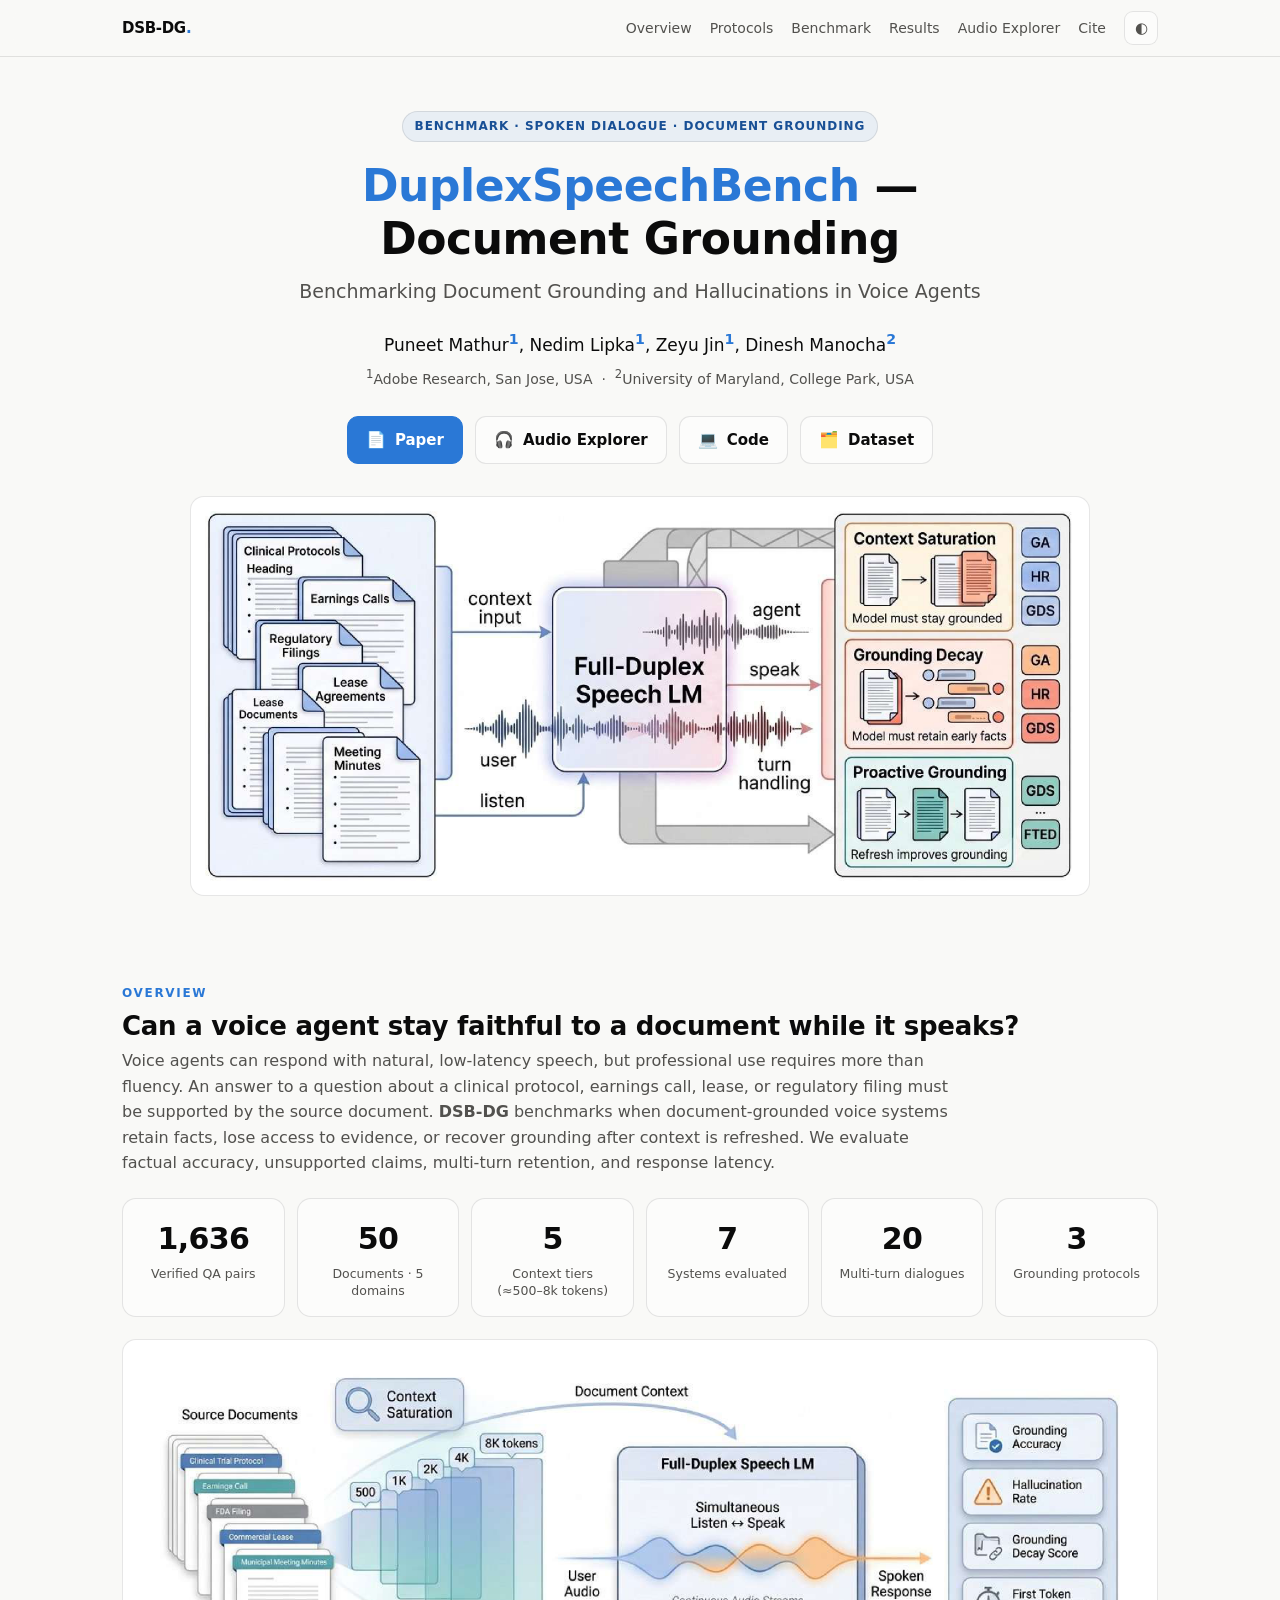
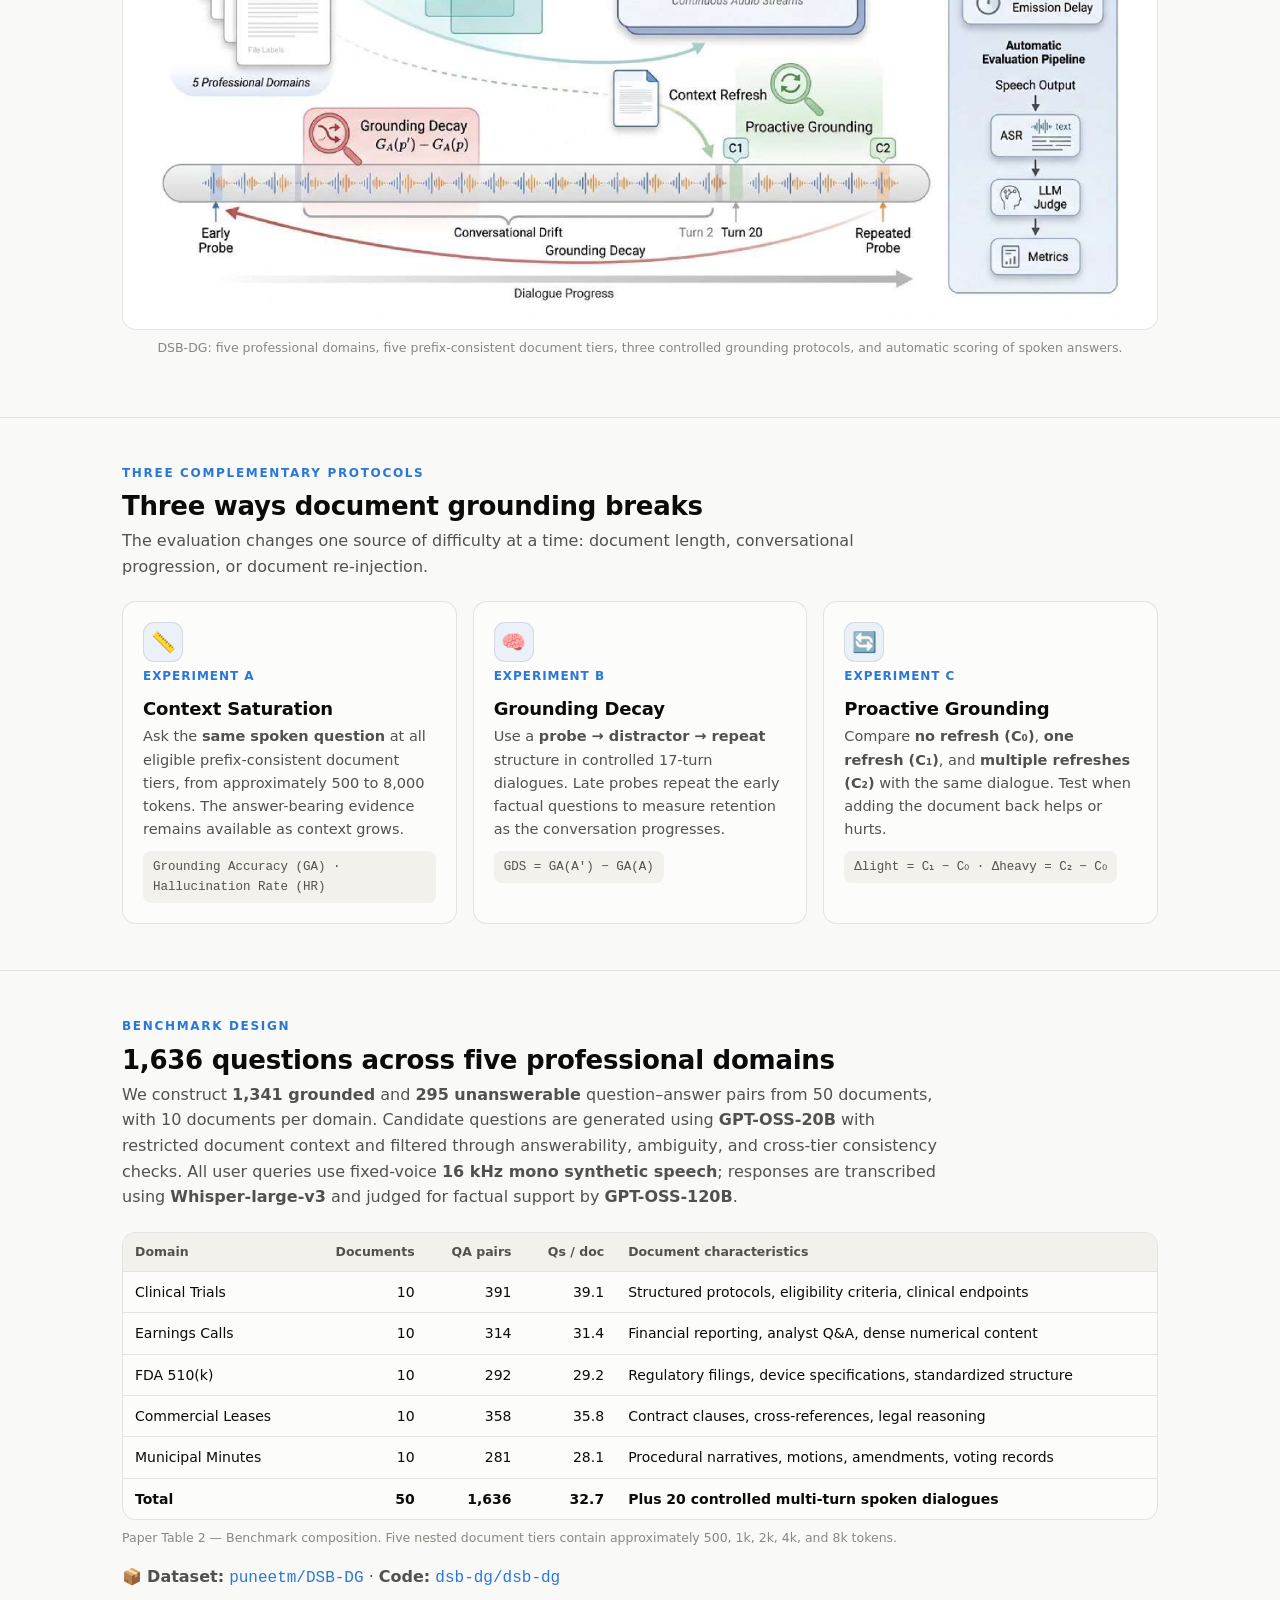
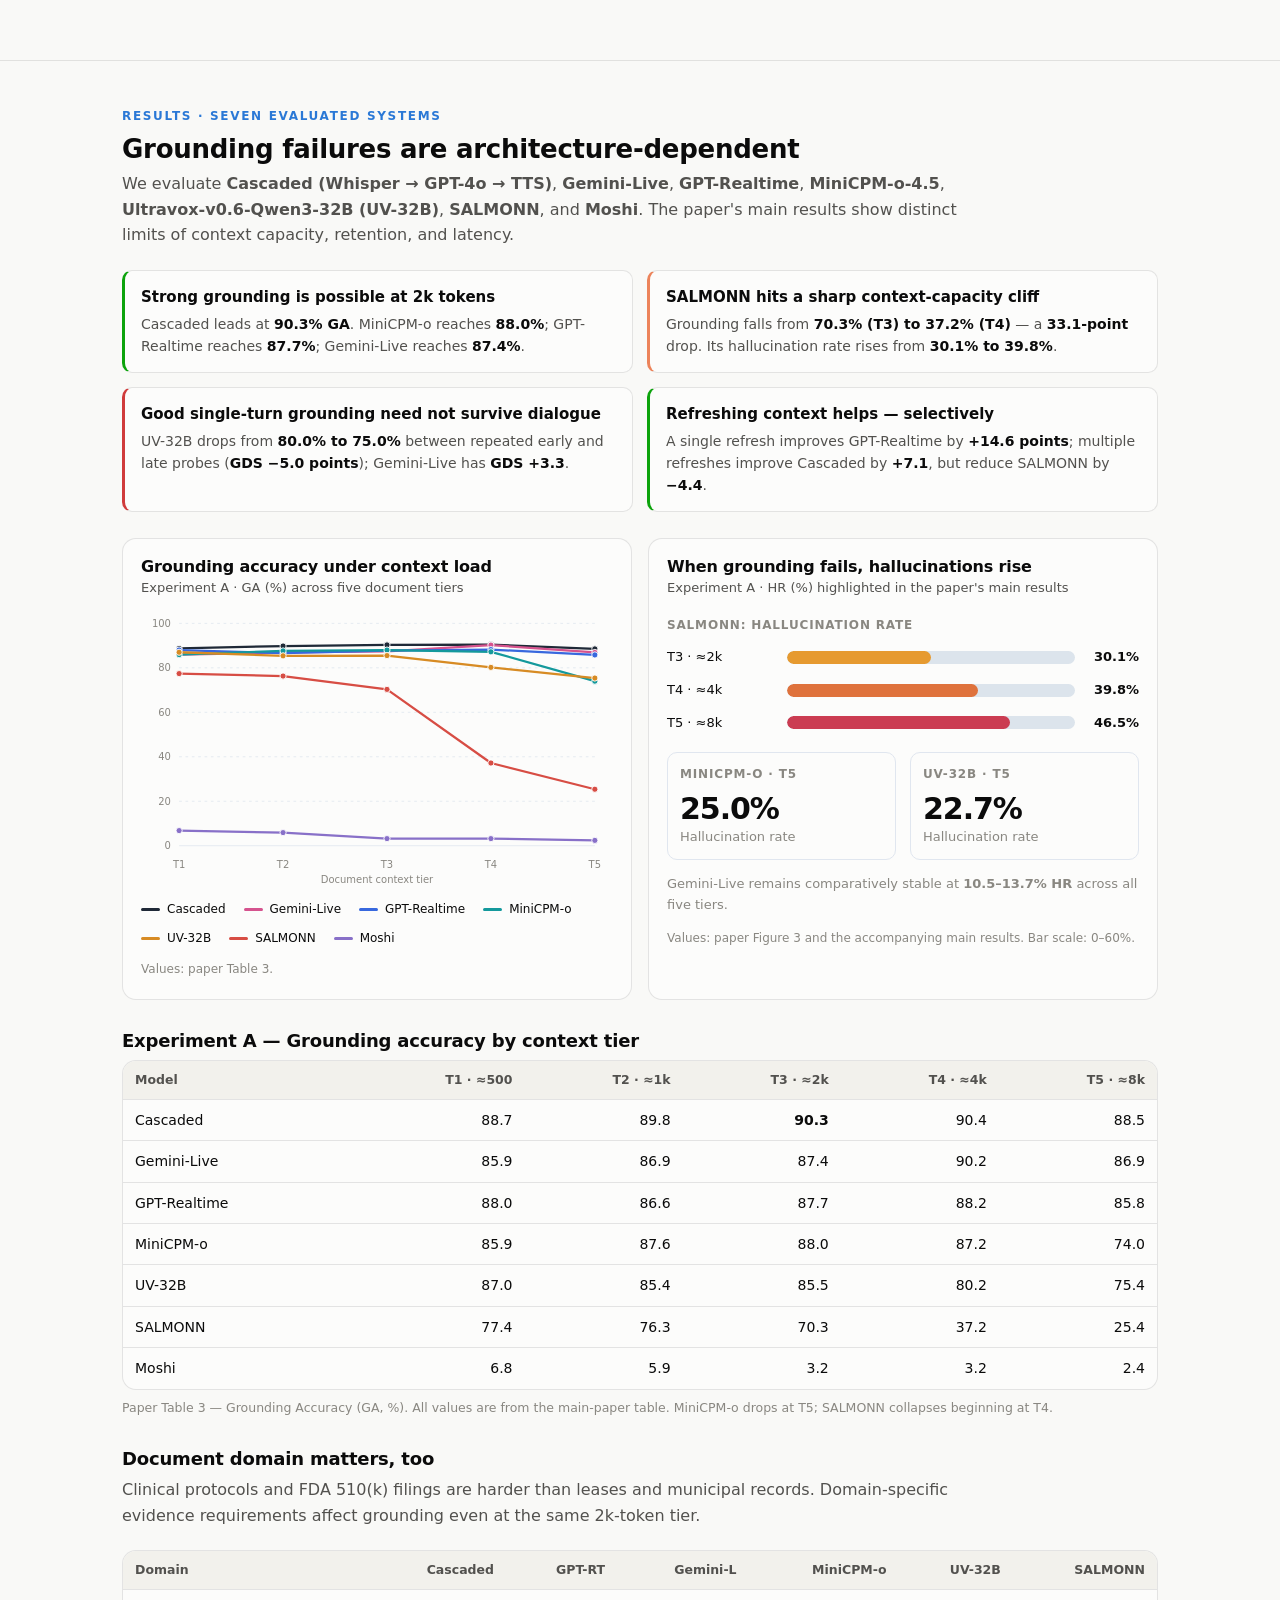
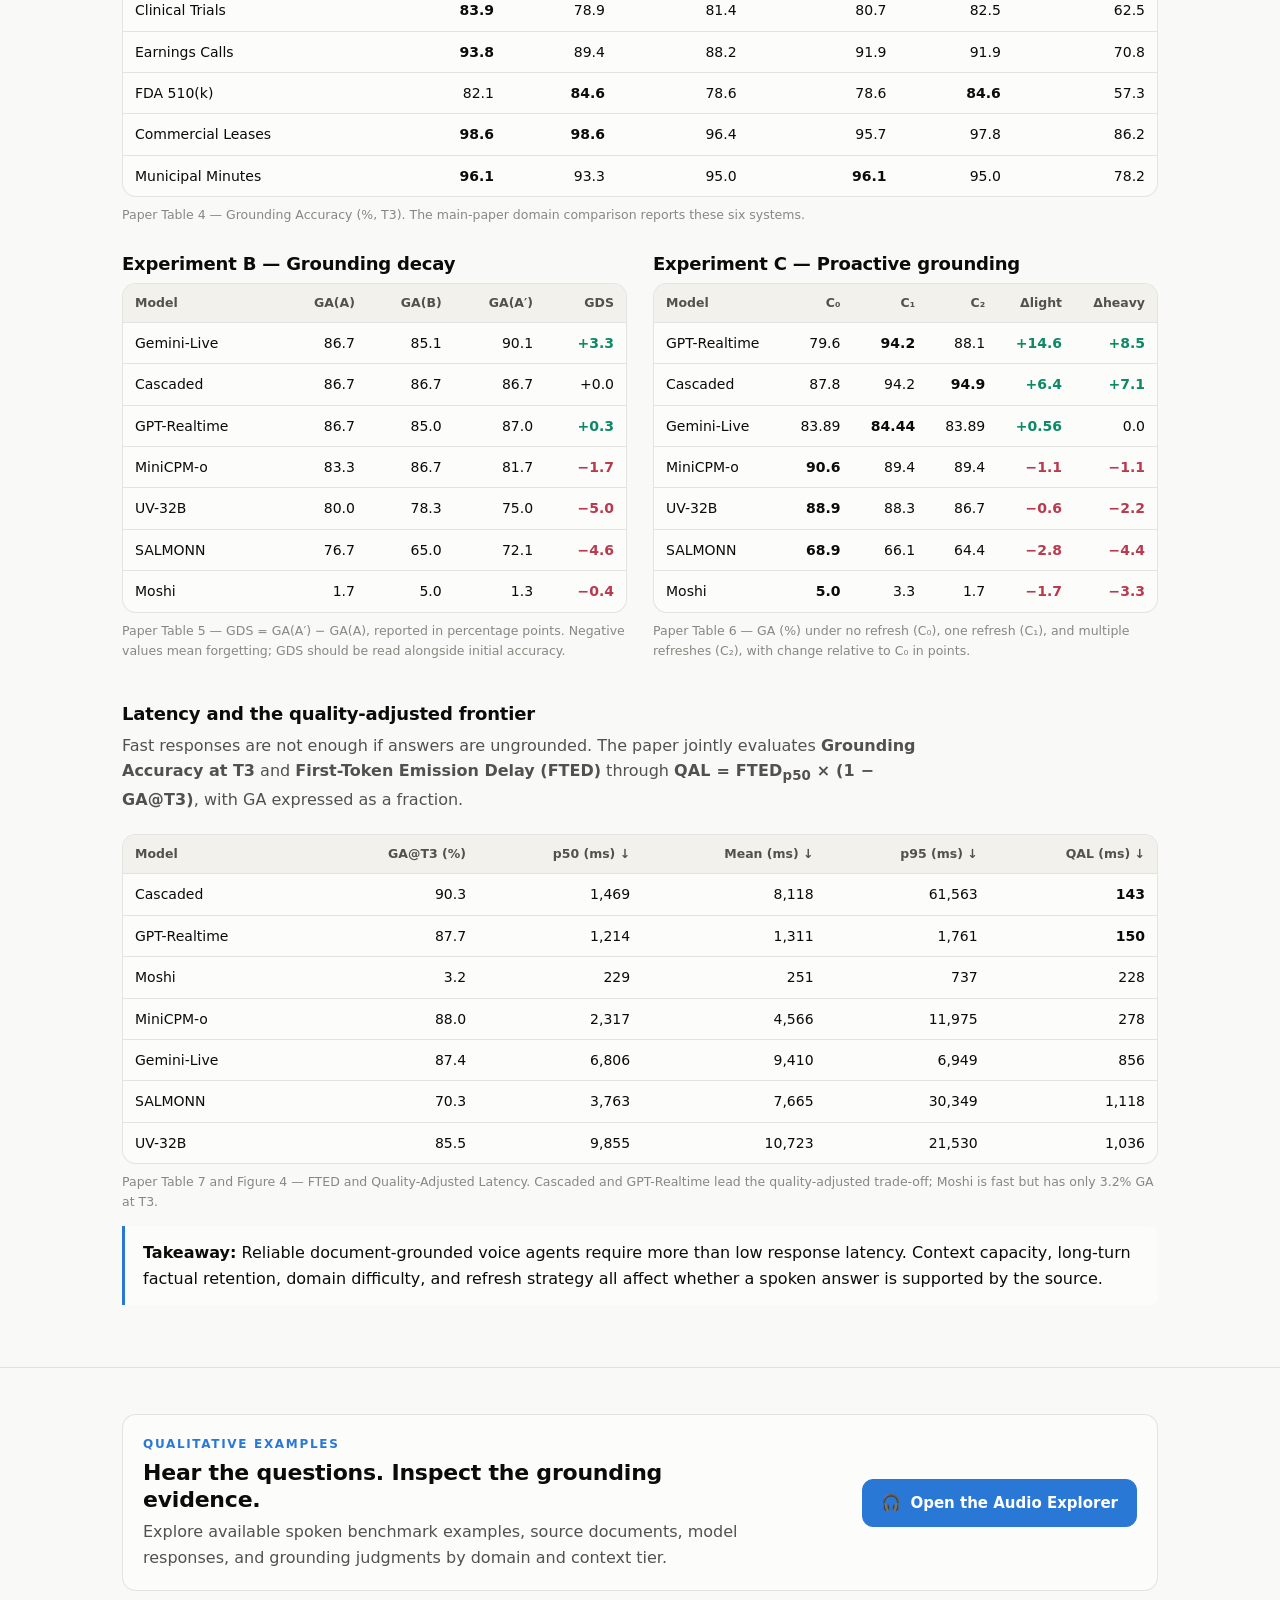
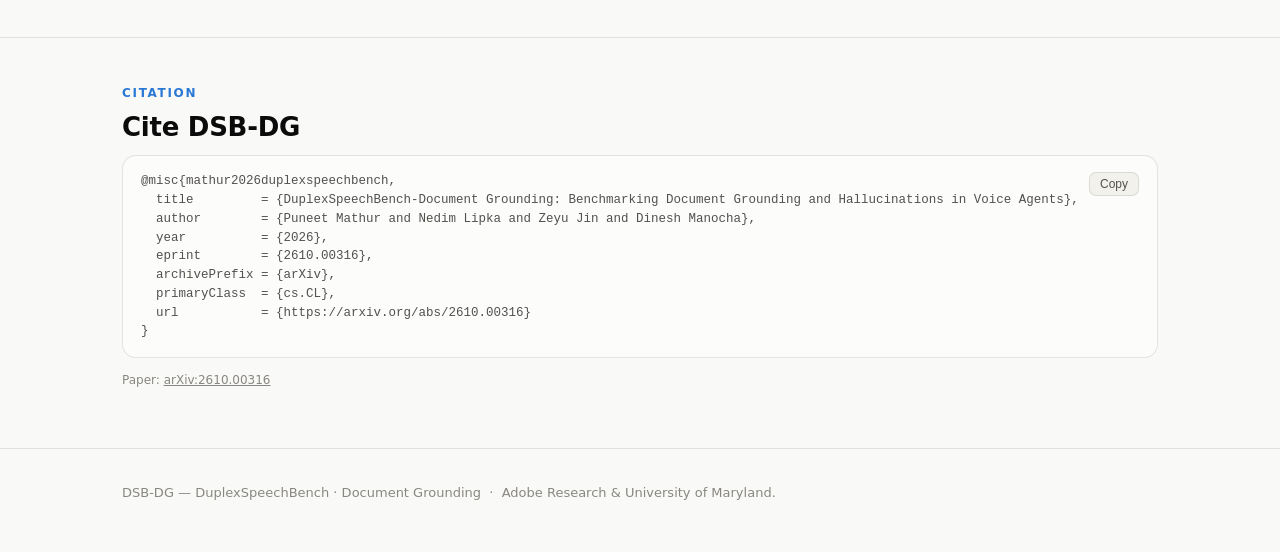
<file: index.html>
<!DOCTYPE html>
<html lang="en">
<head>
  <meta charset="utf-8">
  <meta name="viewport" content="width=device-width, initial-scale=1">
  <title>DSB-DG · Document Grounding in Voice Agents</title>
  <meta name="description" content="DuplexSpeechBench–Document Grounding (DSB-DG): 1,636 verified spoken QA pairs, 50 professional documents, and three protocols evaluating document grounding, hallucination, retention, and latency across seven voice systems.">
  <meta name="color-scheme" content="light dark">
  <link rel="icon" href="data:image/svg+xml,%3Csvg xmlns=%22http://www.w3.org/2000/svg%22 viewBox=%220 0 32 32%22%3E%3Crect width=%2232%22 height=%2232%22 rx=%227%22 fill=%22%232a78d6%22/%3E%3Ctext x=%2216%22 y=%2222%22 font-size=%2217%22 font-family=%22sans-serif%22 font-weight=%22700%22 fill=%22white%22 text-anchor=%22middle%22%3ED%3C/text%3E%3C/svg%3E">
  <link rel="stylesheet" href="assets/css/styles.css">
  <style>
    /* Small additions to the existing DSB-DG stylesheet; no external chart JS required. */
    html { scroll-behavior: smooth; }
    .muted-note { font-size: 13px; line-height: 1.6; color: var(--muted, #687587); }
    .result-kicker { display:block; font-size: 12px; font-weight: 700; letter-spacing: .07em; text-transform: uppercase; color: var(--muted,#697687); margin-bottom: 6px; }
    .finding strong { font-variant-numeric: tabular-nums; }
    .chart-card svg { display:block; max-width:100%; overflow: visible; }
    .model-legend { display:flex; gap: 10px 18px; flex-wrap:wrap; align-items:center; margin: 16px 0 0; font-size: 12px; color: var(--fg,inherit); }
    .legend-entry { display:inline-flex; gap:7px; align-items:center; white-space:nowrap; }
    .legend-swatch { display:inline-block; width:19px; border-top:3px solid var(--model-color); border-radius:2px; }
    .stat-emphasis { font-size: clamp(21px, 3.3vw, 30px); font-weight: 800; line-height: 1.2; letter-spacing: -.035em; }
    .comparison-row { display:grid; grid-template-columns: minmax(95px, 110px) 1fr 54px; gap: 10px; align-items:center; margin: 12px 0; font-size: 13px; }
    .comparison-track { background:var(--border,#dce4ec); border-radius: 999px; height:13px; overflow: hidden; }
    .comparison-fill { display:block; height:100%; width:var(--bar-width); background:var(--bar-color); border-radius:999px; }
    .comparison-row b { font-variant-numeric:tabular-nums; text-align:right; }
    .metric-pair { display:flex; gap: 14px; flex-wrap:wrap; margin-top: 19px; }
    .metric-pair > div { flex:1; min-width:115px; padding:12px; border:1px solid var(--border,#e0e6ef); border-radius:10px; }
    .metric-pair .muted-note { display:block; }
    .source-line { margin-top:12px; font-size: 12px; color:var(--muted,#697687); }
    .source-line a { color: inherit; text-decoration:underline; }
    .data th, .data td { font-variant-numeric: tabular-nums; }
    .data th:first-child, .data td:first-child { text-align:left; white-space:nowrap; }
    .data td.delta-pos { color:#0c8966; font-weight:700; }
    .data td.delta-neg { color:#b93a4e; font-weight:700; }
    .data td.strong-cell { font-weight:800; }
    .data .total-row td { font-weight:700; }
    .section-subhead { margin: 30px 0 8px; font-size: 18px; }
    .section-intro { max-width: 82ch; }
    .formula { font-weight:600; letter-spacing:.01em; }
    .invisible-text { position:absolute; clip:rect(0,0,0,0); width:1px; height:1px; overflow:hidden; white-space:nowrap; }
    .two-up { display:grid; grid-template-columns: minmax(0,1fr) minmax(0,1fr); gap:26px; }
    .plain-insight { margin-top:14px; padding:14px 18px; border-left:3px solid var(--accent,#2a78d6); background:var(--surface,#f7f9fc); border-radius:0 8px 8px 0; line-height:1.6; }
    @media (max-width:780px) { .two-up {grid-template-columns:1fr;} .comparison-row { grid-template-columns: minmax(80px,105px) 1fr 44px; gap:7px;} .table-wrap { overflow-x:auto; } .data { min-width:560px;} }
    @media (prefers-reduced-motion: reduce) { html { scroll-behavior:auto; } }
  </style>
</head>
<body>
  <nav class="nav" aria-label="Main navigation">
    <div class="wrap">
      <a class="brand" href="index.html">DSB&#8209;DG<span>.</span></a>
      <div class="links">
        <a href="#overview">Overview</a>
        <a href="#protocols">Protocols</a>
        <a href="#benchmark">Benchmark</a>
        <a href="#results">Results</a>
        <a href="explorer.html">Audio&nbsp;Explorer</a>
        <a href="#cite">Cite</a>
        <button class="theme-btn" id="themeBtn" type="button" title="Toggle theme" aria-label="Toggle color theme">◐</button>
      </div>
    </div>
  </nav>

  <header class="hero">
    <div class="wrap">
      <span class="badge">Benchmark · Spoken Dialogue · Document Grounding</span>
      <h1><span class="accent">DuplexSpeechBench</span> — Document Grounding</h1>
      <p class="subtitle">Benchmarking Document Grounding and Hallucinations in Voice Agents</p>
      <div class="authors">
        Puneet Mathur<sup>1</sup>,
        Nedim Lipka<sup>1</sup>,
        Zeyu Jin<sup>1</sup>,
        Dinesh Manocha<sup>2</sup>
      </div>
      <div class="affil"><sup>1</sup>Adobe Research, San Jose, USA &nbsp;·&nbsp; <sup>2</sup>University of Maryland, College Park, USA</div>
      <div class="btn-row">
        <a class="btn primary" href="https://arxiv.org/pdf/2610.00316" target="_blank" rel="noopener noreferrer"><span class="ico">📄</span> Paper</a>
        <a class="btn" href="explorer.html"><span class="ico">🎧</span> Audio Explorer</a>
        <a class="btn" href="https://github.com/dsb-dg/dsb-dg" target="_blank" rel="noopener noreferrer"><span class="ico">💻</span> Code</a>
        <a class="btn" href="https://huggingface.co/datasets/puneetm/DSB-DG" target="_blank" rel="noopener noreferrer"><span class="ico">🗂️</span> Dataset</a>
      </div>
      <figure class="figure hero-fig">
        <img src="assets/img/intro_overview.png" alt="DSB-DG evaluates grounding of spoken answers against professional documents through context saturation, grounding decay, and proactive context refresh." loading="eager">
      </figure>
    </div>
  </header>

  <main>
    <section id="overview">
      <div class="wrap">
        <p class="eyebrow">Overview</p>
        <h2 class="section-title">Can a voice agent stay faithful to a document while it speaks?</h2>
        <p class="lede section-intro">Voice agents can respond with natural, low-latency speech, but professional use requires more than fluency. An answer to a question about a clinical protocol, earnings call, lease, or regulatory filing must be supported by the source document. <strong>DSB-DG</strong> benchmarks when document-grounded voice systems retain facts, lose access to evidence, or recover grounding after context is refreshed. We evaluate factual accuracy, unsupported claims, multi-turn retention, and response latency.</p>
        <div class="tiles">
          <div class="tile"><div class="num">1,636</div><div class="lab">Verified QA pairs</div></div>
          <div class="tile"><div class="num">50</div><div class="lab">Documents · 5 domains</div></div>
          <div class="tile"><div class="num">5</div><div class="lab">Context tiers<br>(≈500–8k tokens)</div></div>
          <div class="tile"><div class="num">7</div><div class="lab">Systems evaluated</div></div>
          <div class="tile"><div class="num">20</div><div class="lab">Multi-turn dialogues</div></div>
          <div class="tile"><div class="num">3</div><div class="lab">Grounding protocols</div></div>
        </div>
        <figure class="figure" style="margin-top:22px">
          <img src="assets/img/main_figure.png" alt="DSB-DG workflow: professional source documents are prepared at five nested context lengths and presented to voice agents, which answer synthesized spoken questions in three controlled grounding protocols." loading="lazy">
        </figure>
        <p class="cap center">DSB-DG: five professional domains, five prefix-consistent document tiers, three controlled grounding protocols, and automatic scoring of spoken answers.</p>
      </div>
    </section>

    <section id="protocols">
      <div class="wrap">
        <p class="eyebrow">Three complementary protocols</p>
        <h2 class="section-title">Three ways document grounding breaks</h2>
        <p class="lede section-intro">The evaluation changes one source of difficulty at a time: document length, conversational progression, or document re-injection.</p>
        <div class="grid-3">
          <div class="card protocol">
            <div class="pill-ico">📏</div><span class="k">Experiment A</span>
            <h3>Context Saturation</h3>
            <p>Ask the <strong>same spoken question</strong> at all eligible prefix-consistent document tiers, from approximately 500 to 8,000 tokens. The answer-bearing evidence remains available as context grows.</p>
            <span class="metric">Grounding Accuracy (GA) · Hallucination Rate (HR)</span>
          </div>
          <div class="card protocol">
            <div class="pill-ico">🧠</div><span class="k">Experiment B</span>
            <h3>Grounding Decay</h3>
            <p>Use a <strong>probe → distractor → repeat</strong> structure in controlled 17-turn dialogues. Late probes repeat the early factual questions to measure retention as the conversation progresses.</p>
            <span class="metric">GDS = GA(A′) − GA(A)</span>
          </div>
          <div class="card protocol">
            <div class="pill-ico">🔄</div><span class="k">Experiment C</span>
            <h3>Proactive Grounding</h3>
            <p>Compare <strong>no refresh (C₀)</strong>, <strong>one refresh (C₁)</strong>, and <strong>multiple refreshes (C₂)</strong> with the same dialogue. Test when adding the document back helps or hurts.</p>
            <span class="metric">Δlight = C₁ − C₀ · Δheavy = C₂ − C₀</span>
          </div>
        </div>
      </div>
    </section>

    <section id="benchmark">
      <div class="wrap">
        <p class="eyebrow">Benchmark design</p>
        <h2 class="section-title">1,636 questions across five professional domains</h2>
        <p class="lede section-intro">We construct <strong>1,341 grounded</strong> and <strong>295 unanswerable</strong> question–answer pairs from 50 documents, with 10 documents per domain. Candidate questions are generated using <strong>GPT-OSS-20B</strong> with restricted document context and filtered through answerability, ambiguity, and cross-tier consistency checks. All user queries use fixed-voice <strong>16 kHz mono synthetic speech</strong>; responses are transcribed using <strong>Whisper-large-v3</strong> and judged for factual support by <strong>GPT-OSS-120B</strong>.</p>
        <div class="table-wrap">
          <table class="data" aria-label="Domain composition of DSB-DG">
            <thead><tr><th scope="col">Domain</th><th scope="col">Documents</th><th scope="col">QA pairs</th><th scope="col">Qs / doc</th><th scope="col" style="text-align:left">Document characteristics</th></tr></thead>
            <tbody>
              <tr><td>Clinical Trials</td><td>10</td><td>391</td><td>39.1</td><td style="text-align:left">Structured protocols, eligibility criteria, clinical endpoints</td></tr>
              <tr><td>Earnings Calls</td><td>10</td><td>314</td><td>31.4</td><td style="text-align:left">Financial reporting, analyst Q&amp;A, dense numerical content</td></tr>
              <tr><td>FDA 510(k)</td><td>10</td><td>292</td><td>29.2</td><td style="text-align:left">Regulatory filings, device specifications, standardized structure</td></tr>
              <tr><td>Commercial Leases</td><td>10</td><td>358</td><td>35.8</td><td style="text-align:left">Contract clauses, cross-references, legal reasoning</td></tr>
              <tr><td>Municipal Minutes</td><td>10</td><td>281</td><td>28.1</td><td style="text-align:left">Procedural narratives, motions, amendments, voting records</td></tr>
              <tr class="total-row"><td>Total</td><td>50</td><td>1,636</td><td>32.7</td><td style="text-align:left">Plus 20 controlled multi-turn spoken dialogues</td></tr>
            </tbody>
          </table>
        </div>
        <p class="cap">Paper Table 2 — Benchmark composition. Five nested document tiers contain approximately 500, 1k, 2k, 4k, and 8k tokens.</p>
        <p class="lede" style="margin-top:16px">📦 <strong>Dataset:</strong> <a href="https://huggingface.co/datasets/puneetm/DSB-DG" target="_blank" rel="noopener noreferrer"><code>puneetm/DSB-DG</code></a> · <strong>Code:</strong> <a href="https://github.com/dsb-dg/dsb-dg" target="_blank" rel="noopener noreferrer"><code>dsb-dg/dsb-dg</code></a></p>
      </div>
    </section>

    <section id="results">
      <div class="wrap">
        <p class="eyebrow">Results · Seven evaluated systems</p>
        <h2 class="section-title">Grounding failures are architecture-dependent</h2>
        <p class="lede section-intro">We evaluate <strong>Cascaded (Whisper → GPT-4o → TTS)</strong>, <strong>Gemini-Live</strong>, <strong>GPT-Realtime</strong>, <strong>MiniCPM-o-4.5</strong>, <strong>Ultravox-v0.6-Qwen3-32B (UV-32B)</strong>, <strong>SALMONN</strong>, and <strong>Moshi</strong>. The paper's main results show distinct limits of context capacity, retention, and latency.</p>

        <div class="findings" style="margin-bottom:26px">
          <div class="finding good"><h4>Strong grounding is possible at 2k tokens</h4><p>Cascaded leads at <strong>90.3% GA</strong>. MiniCPM-o reaches <strong>88.0%</strong>; GPT-Realtime reaches <strong>87.7%</strong>; Gemini-Live reaches <strong>87.4%</strong>.</p></div>
          <div class="finding warn"><h4>SALMONN hits a sharp context-capacity cliff</h4><p>Grounding falls from <strong>70.3% (T3) to 37.2% (T4)</strong> — a <strong>33.1-point</strong> drop. Its hallucination rate rises from <strong>30.1% to 39.8%</strong>.</p></div>
          <div class="finding bad"><h4>Good single-turn grounding need not survive dialogue</h4><p>UV-32B drops from <strong>80.0% to 75.0%</strong> between repeated early and late probes (<strong>GDS −5.0 points</strong>); Gemini-Live has <strong>GDS +3.3</strong>.</p></div>
          <div class="finding good"><h4>Refreshing context helps — selectively</h4><p>A single refresh improves GPT-Realtime by <strong>+14.6 points</strong>; multiple refreshes improve Cascaded by <strong>+7.1</strong>, but reduce SALMONN by <strong>−4.4</strong>.</p></div>
        </div>

        <div class="grid-2">
          <div class="chart-card">
            <h3>Grounding accuracy under context load</h3>
            <p class="sub">Experiment A · GA (%) across five document tiers</p>
            <svg id="chartGA" viewBox="0 0 520 305" width="100%" role="img" aria-label="Grounding accuracy across tiers T1 to T5 for seven systems; Cascaded stays near 90 percent, SALMONN collapses at T4, and Moshi remains near zero percent."></svg>
            <div class="model-legend" id="modelLegend" aria-label="Chart legend"></div>
            <p class="source-line">Values: paper Table 3.</p>
          </div>
          <div class="chart-card">
            <h3>When grounding fails, hallucinations rise</h3>
            <p class="sub">Experiment A · HR (%) highlighted in the paper's main results</p>
            <span class="result-kicker" style="margin-top:17px">SALMONN: Hallucination rate</span>
            <div class="comparison-row"><span>T3 · ≈2k</span><span class="comparison-track"><span class="comparison-fill" style="--bar-width:50.17%;--bar-color:#e69a30"></span></span><b>30.1%</b></div>
            <div class="comparison-row"><span>T4 · ≈4k</span><span class="comparison-track"><span class="comparison-fill" style="--bar-width:66.33%;--bar-color:#df723c"></span></span><b>39.8%</b></div>
            <div class="comparison-row"><span>T5 · ≈8k</span><span class="comparison-track"><span class="comparison-fill" style="--bar-width:77.5%;--bar-color:#cb3c52"></span></span><b>46.5%</b></div>
            <div class="metric-pair">
              <div><span class="result-kicker">MiniCPM-o · T5</span><span class="stat-emphasis">25.0%</span><span class="muted-note">Hallucination rate</span></div>
              <div><span class="result-kicker">UV-32B · T5</span><span class="stat-emphasis">22.7%</span><span class="muted-note">Hallucination rate</span></div>
            </div>
            <p class="muted-note" style="margin-top:14px">Gemini-Live remains comparatively stable at <strong>10.5–13.7% HR</strong> across all five tiers.</p>
            <p class="source-line">Values: paper Figure 3 and the accompanying main results. Bar scale: 0–60%.</p>
          </div>
        </div>

        <h3 class="section-subhead">Experiment A — Grounding accuracy by context tier</h3>
        <div class="table-wrap">
          <table class="data" id="tblA" aria-label="Grounding accuracy by context tier">
            <thead><tr><th scope="col">Model</th><th scope="col">T1 · ≈500</th><th scope="col">T2 · ≈1k</th><th scope="col">T3 · ≈2k</th><th scope="col">T4 · ≈4k</th><th scope="col">T5 · ≈8k</th></tr></thead>
            <tbody>
              <tr><td>Cascaded</td><td>88.7</td><td>89.8</td><td class="strong-cell">90.3</td><td>90.4</td><td>88.5</td></tr>
              <tr><td>Gemini-Live</td><td>85.9</td><td>86.9</td><td>87.4</td><td>90.2</td><td>86.9</td></tr>
              <tr><td>GPT-Realtime</td><td>88.0</td><td>86.6</td><td>87.7</td><td>88.2</td><td>85.8</td></tr>
              <tr><td>MiniCPM-o</td><td>85.9</td><td>87.6</td><td>88.0</td><td>87.2</td><td>74.0</td></tr>
              <tr><td>UV-32B</td><td>87.0</td><td>85.4</td><td>85.5</td><td>80.2</td><td>75.4</td></tr>
              <tr><td>SALMONN</td><td>77.4</td><td>76.3</td><td>70.3</td><td>37.2</td><td>25.4</td></tr>
              <tr><td>Moshi</td><td>6.8</td><td>5.9</td><td>3.2</td><td>3.2</td><td>2.4</td></tr>
            </tbody>
          </table>
        </div>
        <p class="cap">Paper Table 3 — Grounding Accuracy (GA, %). All values are from the main-paper table. MiniCPM-o drops at T5; SALMONN collapses beginning at T4.</p>

        <h3 class="section-subhead">Document domain matters, too</h3>
        <p class="lede section-intro">Clinical protocols and FDA 510(k) filings are harder than leases and municipal records. Domain-specific evidence requirements affect grounding even at the same 2k-token tier.</p>
        <div class="table-wrap">
          <table class="data" id="tblDomain" aria-label="Grounding accuracy by professional document domain at T3">
            <thead><tr><th scope="col">Domain</th><th scope="col">Cascaded</th><th scope="col">GPT-RT</th><th scope="col">Gemini-L</th><th scope="col">MiniCPM-o</th><th scope="col">UV-32B</th><th scope="col">SALMONN</th></tr></thead>
            <tbody>
              <tr><td>Clinical Trials</td><td class="strong-cell">83.9</td><td>78.9</td><td>81.4</td><td>80.7</td><td>82.5</td><td>62.5</td></tr>
              <tr><td>Earnings Calls</td><td class="strong-cell">93.8</td><td>89.4</td><td>88.2</td><td>91.9</td><td>91.9</td><td>70.8</td></tr>
              <tr><td>FDA 510(k)</td><td>82.1</td><td class="strong-cell">84.6</td><td>78.6</td><td>78.6</td><td class="strong-cell">84.6</td><td>57.3</td></tr>
              <tr><td>Commercial Leases</td><td class="strong-cell">98.6</td><td class="strong-cell">98.6</td><td>96.4</td><td>95.7</td><td>97.8</td><td>86.2</td></tr>
              <tr><td>Municipal Minutes</td><td class="strong-cell">96.1</td><td>93.3</td><td>95.0</td><td class="strong-cell">96.1</td><td>95.0</td><td>78.2</td></tr>
            </tbody>
          </table>
        </div>
        <p class="cap">Paper Table 4 — Grounding Accuracy (%, T3). The main-paper domain comparison reports these six systems.</p>

        <div class="two-up" style="margin-top:28px">
          <div>
            <h3 class="section-subhead" style="margin-top:0">Experiment B — Grounding decay</h3>
            <div class="table-wrap">
              <table class="data" id="tblB" aria-label="Grounding decay scores across repeated probes">
                <thead><tr><th scope="col">Model</th><th scope="col">GA(A)</th><th scope="col">GA(B)</th><th scope="col">GA(A′)</th><th scope="col">GDS</th></tr></thead>
                <tbody>
                  <tr><td>Gemini-Live</td><td>86.7</td><td>85.1</td><td>90.1</td><td class="delta-pos">+3.3</td></tr>
                  <tr><td>Cascaded</td><td>86.7</td><td>86.7</td><td>86.7</td><td>+0.0</td></tr>
                  <tr><td>GPT-Realtime</td><td>86.7</td><td>85.0</td><td>87.0</td><td class="delta-pos">+0.3</td></tr>
                  <tr><td>MiniCPM-o</td><td>83.3</td><td>86.7</td><td>81.7</td><td class="delta-neg">−1.7</td></tr>
                  <tr><td>UV-32B</td><td>80.0</td><td>78.3</td><td>75.0</td><td class="delta-neg">−5.0</td></tr>
                  <tr><td>SALMONN</td><td>76.7</td><td>65.0</td><td>72.1</td><td class="delta-neg">−4.6</td></tr>
                  <tr><td>Moshi</td><td>1.7</td><td>5.0</td><td>1.3</td><td class="delta-neg">−0.4</td></tr>
                </tbody>
              </table>
            </div>
            <p class="cap">Paper Table 5 — GDS = GA(A′) − GA(A), reported in percentage points. Negative values mean forgetting; GDS should be read alongside initial accuracy.</p>
          </div>
          <div>
            <h3 class="section-subhead" style="margin-top:0">Experiment C — Proactive grounding</h3>
            <div class="table-wrap">
              <table class="data" id="tblC" aria-label="Grounding accuracy under no, one, or multiple context refreshes">
                <thead><tr><th scope="col">Model</th><th scope="col">C₀</th><th scope="col">C₁</th><th scope="col">C₂</th><th scope="col">Δlight</th><th scope="col">Δheavy</th></tr></thead>
                <tbody>
                  <tr><td>GPT-Realtime</td><td>79.6</td><td class="strong-cell">94.2</td><td>88.1</td><td class="delta-pos">+14.6</td><td class="delta-pos">+8.5</td></tr>
                  <tr><td>Cascaded</td><td>87.8</td><td>94.2</td><td class="strong-cell">94.9</td><td class="delta-pos">+6.4</td><td class="delta-pos">+7.1</td></tr>
                  <tr><td>Gemini-Live</td><td>83.89</td><td class="strong-cell">84.44</td><td>83.89</td><td class="delta-pos">+0.56</td><td>0.0</td></tr>
                  <tr><td>MiniCPM-o</td><td class="strong-cell">90.6</td><td>89.4</td><td>89.4</td><td class="delta-neg">−1.1</td><td class="delta-neg">−1.1</td></tr>
                  <tr><td>UV-32B</td><td class="strong-cell">88.9</td><td>88.3</td><td>86.7</td><td class="delta-neg">−0.6</td><td class="delta-neg">−2.2</td></tr>
                  <tr><td>SALMONN</td><td class="strong-cell">68.9</td><td>66.1</td><td>64.4</td><td class="delta-neg">−2.8</td><td class="delta-neg">−4.4</td></tr>
                  <tr><td>Moshi</td><td class="strong-cell">5.0</td><td>3.3</td><td>1.7</td><td class="delta-neg">−1.7</td><td class="delta-neg">−3.3</td></tr>
                </tbody>
              </table>
            </div>
            <p class="cap">Paper Table 6 — GA (%) under no refresh (C₀), one refresh (C₁), and multiple refreshes (C₂), with change relative to C₀ in points.</p>
          </div>
        </div>

        <h3 class="section-subhead">Latency and the quality-adjusted frontier</h3>
        <p class="lede section-intro">Fast responses are not enough if answers are ungrounded. The paper jointly evaluates <strong>Grounding Accuracy at T3</strong> and <strong>First-Token Emission Delay (FTED)</strong> through <span class="formula">QAL = FTED<sub>p50</sub> × (1 − GA@T3)</span>, with GA expressed as a fraction.</p>
        <div class="table-wrap">
          <table class="data" id="tblL" aria-label="Latency and quality-adjusted latency across seven systems">
            <thead><tr><th scope="col">Model</th><th scope="col">GA@T3 (%)</th><th scope="col">p50 (ms) ↓</th><th scope="col">Mean (ms) ↓</th><th scope="col">p95 (ms) ↓</th><th scope="col">QAL (ms) ↓</th></tr></thead>
            <tbody>
              <tr><td>Cascaded</td><td>90.3</td><td>1,469</td><td>8,118</td><td>61,563</td><td class="strong-cell">143</td></tr>
              <tr><td>GPT-Realtime</td><td>87.7</td><td>1,214</td><td>1,311</td><td>1,761</td><td class="strong-cell">150</td></tr>
              <tr><td>Moshi</td><td>3.2</td><td>229</td><td>251</td><td>737</td><td>228</td></tr>
              <tr><td>MiniCPM-o</td><td>88.0</td><td>2,317</td><td>4,566</td><td>11,975</td><td>278</td></tr>
              <tr><td>Gemini-Live</td><td>87.4</td><td>6,806</td><td>9,410</td><td>6,949</td><td>856</td></tr>
              <tr><td>SALMONN</td><td>70.3</td><td>3,763</td><td>7,665</td><td>30,349</td><td>1,118</td></tr>
              <tr><td>UV-32B</td><td>85.5</td><td>9,855</td><td>10,723</td><td>21,530</td><td>1,036</td></tr>
            </tbody>
          </table>
        </div>
        <p class="cap">Paper Table 7 and Figure 4 — FTED and Quality-Adjusted Latency. Cascaded and GPT-Realtime lead the quality-adjusted trade-off; Moshi is fast but has only 3.2% GA at T3.</p>

        <p class="plain-insight"><strong>Takeaway:</strong> Reliable document-grounded voice agents require more than low response latency. Context capacity, long-turn factual retention, domain difficulty, and refresh strategy all affect whether a spoken answer is supported by the source.</p>
      </div>
    </section>

    <section id="explore-teaser">
      <div class="wrap">
        <div class="card" style="display:flex;gap:22px;align-items:center;flex-wrap:wrap;justify-content:space-between">
          <div style="max-width:60ch">
            <p class="eyebrow" style="margin-bottom:6px">Qualitative examples</p>
            <h2 class="section-title" style="font-size:22px">Hear the questions. Inspect the grounding evidence.</h2>
            <p class="lede" style="margin-bottom:0">Explore available spoken benchmark examples, source documents, model responses, and grounding judgments by domain and context tier.</p>
          </div>
          <a class="btn primary" href="explorer.html"><span class="ico">🎧</span> Open the Audio Explorer</a>
        </div>
      </div>
    </section>

    <section id="cite">
      <div class="wrap">
        <p class="eyebrow">Citation</p>
        <h2 class="section-title">Cite DSB-DG</h2>
        <pre class="bib" id="bib"><button class="copy-btn" type="button" id="copyBibBtn" onclick="copyBib()">Copy</button>@misc{mathur2026duplexspeechbench,
  title         = {DuplexSpeechBench-Document Grounding: Benchmarking Document Grounding and Hallucinations in Voice Agents},
  author        = {Puneet Mathur and Nedim Lipka and Zeyu Jin and Dinesh Manocha},
  year          = {2026},
  eprint        = {2610.00316},
  archivePrefix = {arXiv},
  primaryClass  = {cs.CL},
  url           = {https://arxiv.org/abs/2610.00316}
}</pre>
        <p class="source-line">Paper: <a href="https://arxiv.org/abs/2610.00316" target="_blank" rel="noopener noreferrer">arXiv:2610.00316</a></p>
      </div>
    </section>
  </main>

  <footer><div class="wrap">DSB-DG — DuplexSpeechBench · Document Grounding &nbsp;·&nbsp; Adobe Research &amp; University of Maryland.</div></footer>

  <script>
    /* This page owns its chart data. Do NOT load the old assets/js/charts.js. */
    const gaSeries = [
      {name:'Cascaded', color:'#1f2937', values:[88.7,89.8,90.3,90.4,88.5]},
      {name:'Gemini-Live', color:'#d5538e', values:[85.9,86.9,87.4,90.2,86.9]},
      {name:'GPT-Realtime', color:'#3868de', values:[88.0,86.6,87.7,88.2,85.8]},
      {name:'MiniCPM-o', color:'#14999c', values:[85.9,87.6,88.0,87.2,74.0]},
      {name:'UV-32B', color:'#d78b24', values:[87.0,85.4,85.5,80.2,75.4]},
      {name:'SALMONN', color:'#d74d44', values:[77.4,76.3,70.3,37.2,25.4]},
      {name:'Moshi', color:'#8870c8', values:[6.8,5.9,3.2,3.2,2.4]}
    ];
    function renderGroundingChart() {
      const svg = document.getElementById('chartGA');
      if (!svg) return;
      const NS='http://www.w3.org/2000/svg';
      const dark = document.documentElement.getAttribute('data-theme') === 'dark' || (!document.documentElement.getAttribute('data-theme') && window.matchMedia && window.matchMedia('(prefers-color-scheme: dark)').matches);
      const ink=dark?'#cbd5e1':'#64748b', grid=dark?'#354252':'#e3e9f0';
      const W=520,H=305, margin={l:42,r:20,t:18,b:42};
      const x=i=>margin.l+(W-margin.l-margin.r)*i/4;
      const y=v=>H-margin.b-(H-margin.t-margin.b)*v/100;
      while(svg.firstChild)svg.removeChild(svg.firstChild);
      function el(tag,attributes,text){const n=document.createElementNS(NS,tag);for(const [k,v] of Object.entries(attributes||{}))n.setAttribute(k,String(v));if(text!==undefined)n.textContent=text;svg.appendChild(n);return n;}
      for(let p=0;p<=100;p+=20){el('line',{x1:margin.l,x2:W-margin.r,y1:y(p),y2:y(p),stroke:grid,'stroke-width':1,'stroke-dasharray':p?'3 4':'0'});el('text',{x:margin.l-9,y:y(p)+4,'text-anchor':'end',fill:ink,'font-size':12},String(p));}
      ['T1','T2','T3','T4','T5'].forEach((t,i)=>{el('text',{x:x(i),y:H-17,'text-anchor':'middle',fill:ink,'font-size':12},t);});
      gaSeries.forEach(s=>{
        el('polyline',{points:s.values.map((v,i)=>`${x(i)},${y(v)}`).join(' '),fill:'none',stroke:s.color,'stroke-width':2.5,'stroke-linecap':'round','stroke-linejoin':'round'});
        s.values.forEach((v,i)=>{const c=el('circle',{cx:x(i),cy:y(v),r:3.4,fill:s.color,stroke:dark?'#17212d':'#fff','stroke-width':1});const title=document.createElementNS(NS,'title');title.textContent=`${s.name} ${['T1','T2','T3','T4','T5'][i]}: ${v.toFixed(1)}%`;c.appendChild(title);});
      });
      el('text',{x:W/2,y:H-1,'text-anchor':'middle',fill:ink,'font-size':12},'Document context tier');
    }
    (function initPage(){
      const root=document.documentElement,KEY='dsbdg-theme';
      try{const saved=localStorage.getItem(KEY);if(saved==='dark'||saved==='light')root.setAttribute('data-theme',saved);}catch(e){}
      const legend=document.getElementById('modelLegend');
      if(legend){gaSeries.forEach(s=>{const item=document.createElement('span');item.className='legend-entry';const swatch=document.createElement('span');swatch.className='legend-swatch';swatch.style.setProperty('--model-color',s.color);item.appendChild(swatch);item.appendChild(document.createTextNode(s.name));legend.appendChild(item);});}
      renderGroundingChart();
      const btn=document.getElementById('themeBtn');
      if(btn)btn.addEventListener('click',()=>{
        const isDark=root.getAttribute('data-theme')==='dark'||(!root.getAttribute('data-theme')&&matchMedia('(prefers-color-scheme: dark)').matches);
        const next=isDark?'light':'dark';root.setAttribute('data-theme',next);try{localStorage.setItem(KEY,next);}catch(e){}renderGroundingChart();
      });
      if(window.matchMedia){const mq=matchMedia('(prefers-color-scheme: dark)');if(mq.addEventListener)mq.addEventListener('change',()=>{if(!root.getAttribute('data-theme'))renderGroundingChart();});}
    })();
    async function copyBib(){
      const bib=document.getElementById('bib'),btn=document.getElementById('copyBibBtn');
      const source=Array.from(bib.childNodes).filter(n=>n!==btn).map(n=>n.textContent).join('').trim();
      try{await navigator.clipboard.writeText(source);btn.textContent='Copied ✓';}
      catch(e){const range=document.createRange();range.selectNodeContents(bib);const sel=window.getSelection();sel.removeAllRanges();sel.addRange(range);btn.textContent='Select & copy';}
      window.setTimeout(()=>btn.textContent='Copy',1800);
    }
  </script>
</body>
</html>
</file>
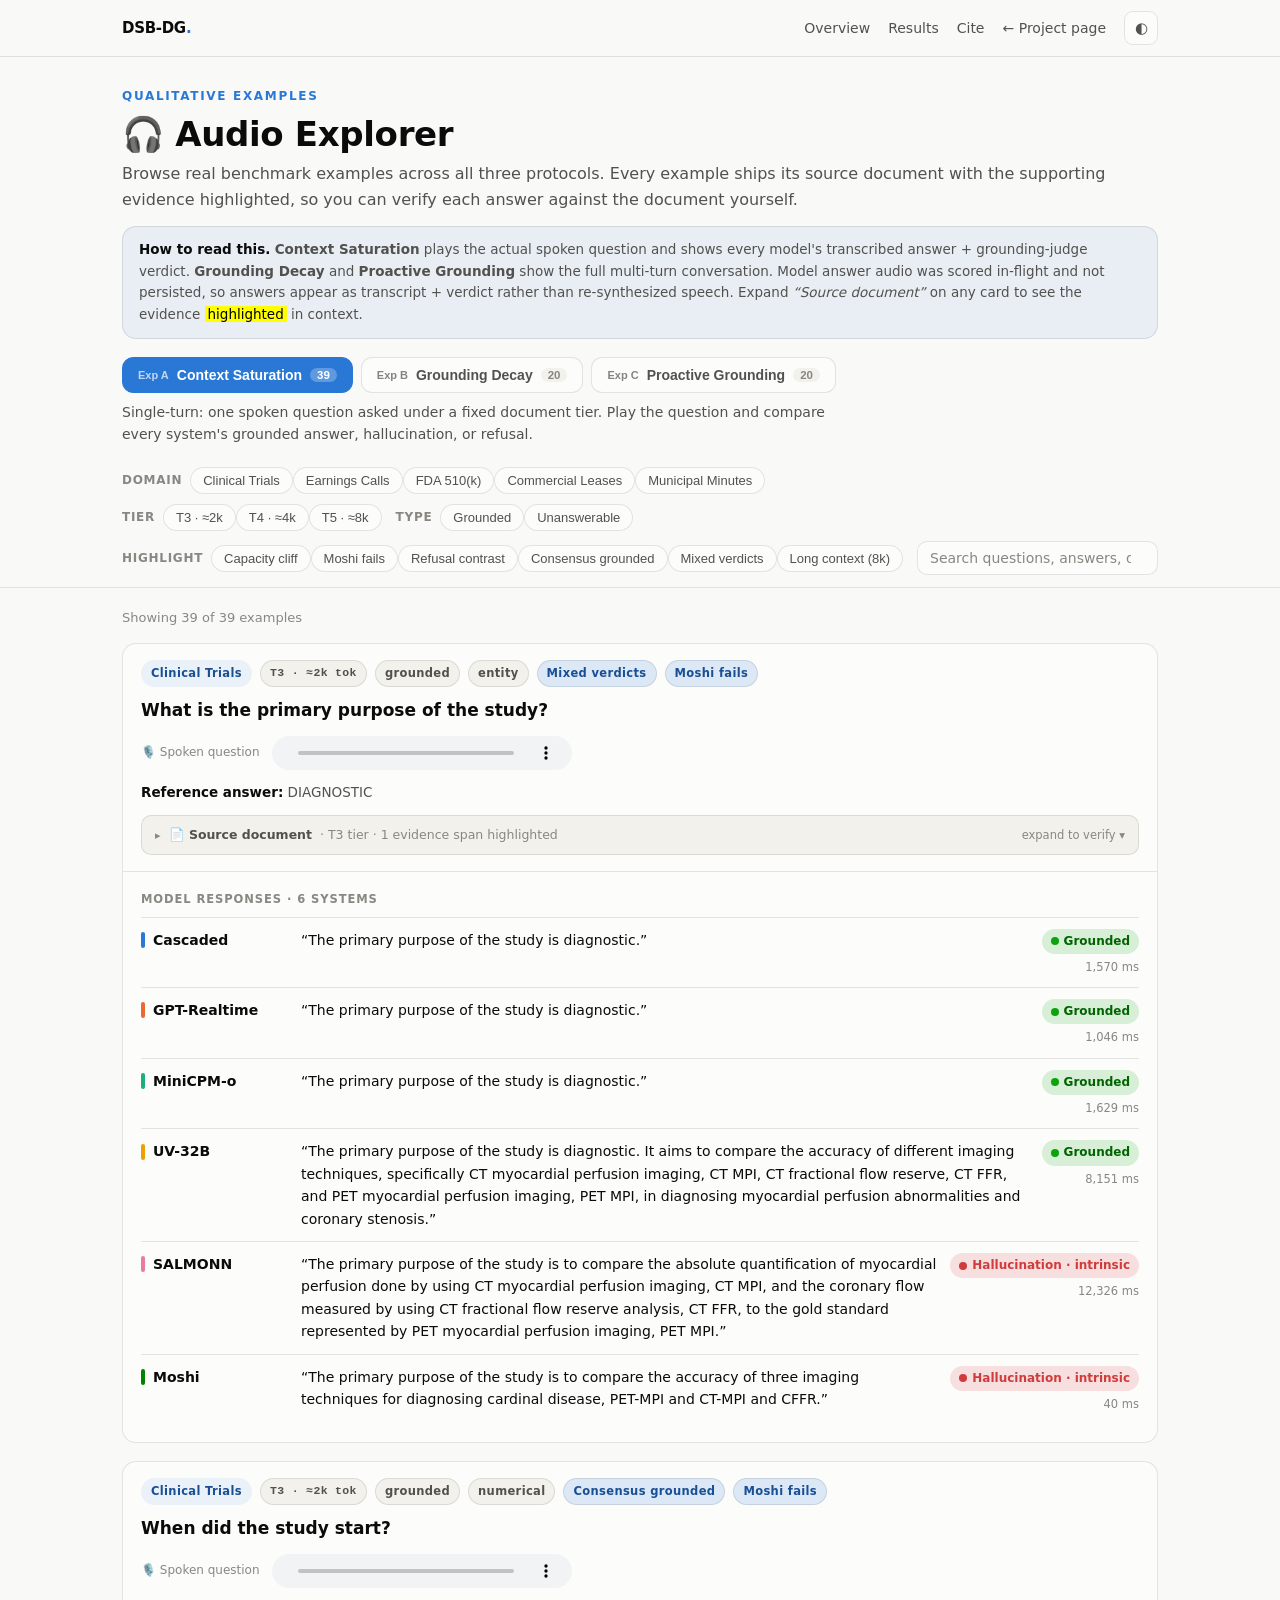
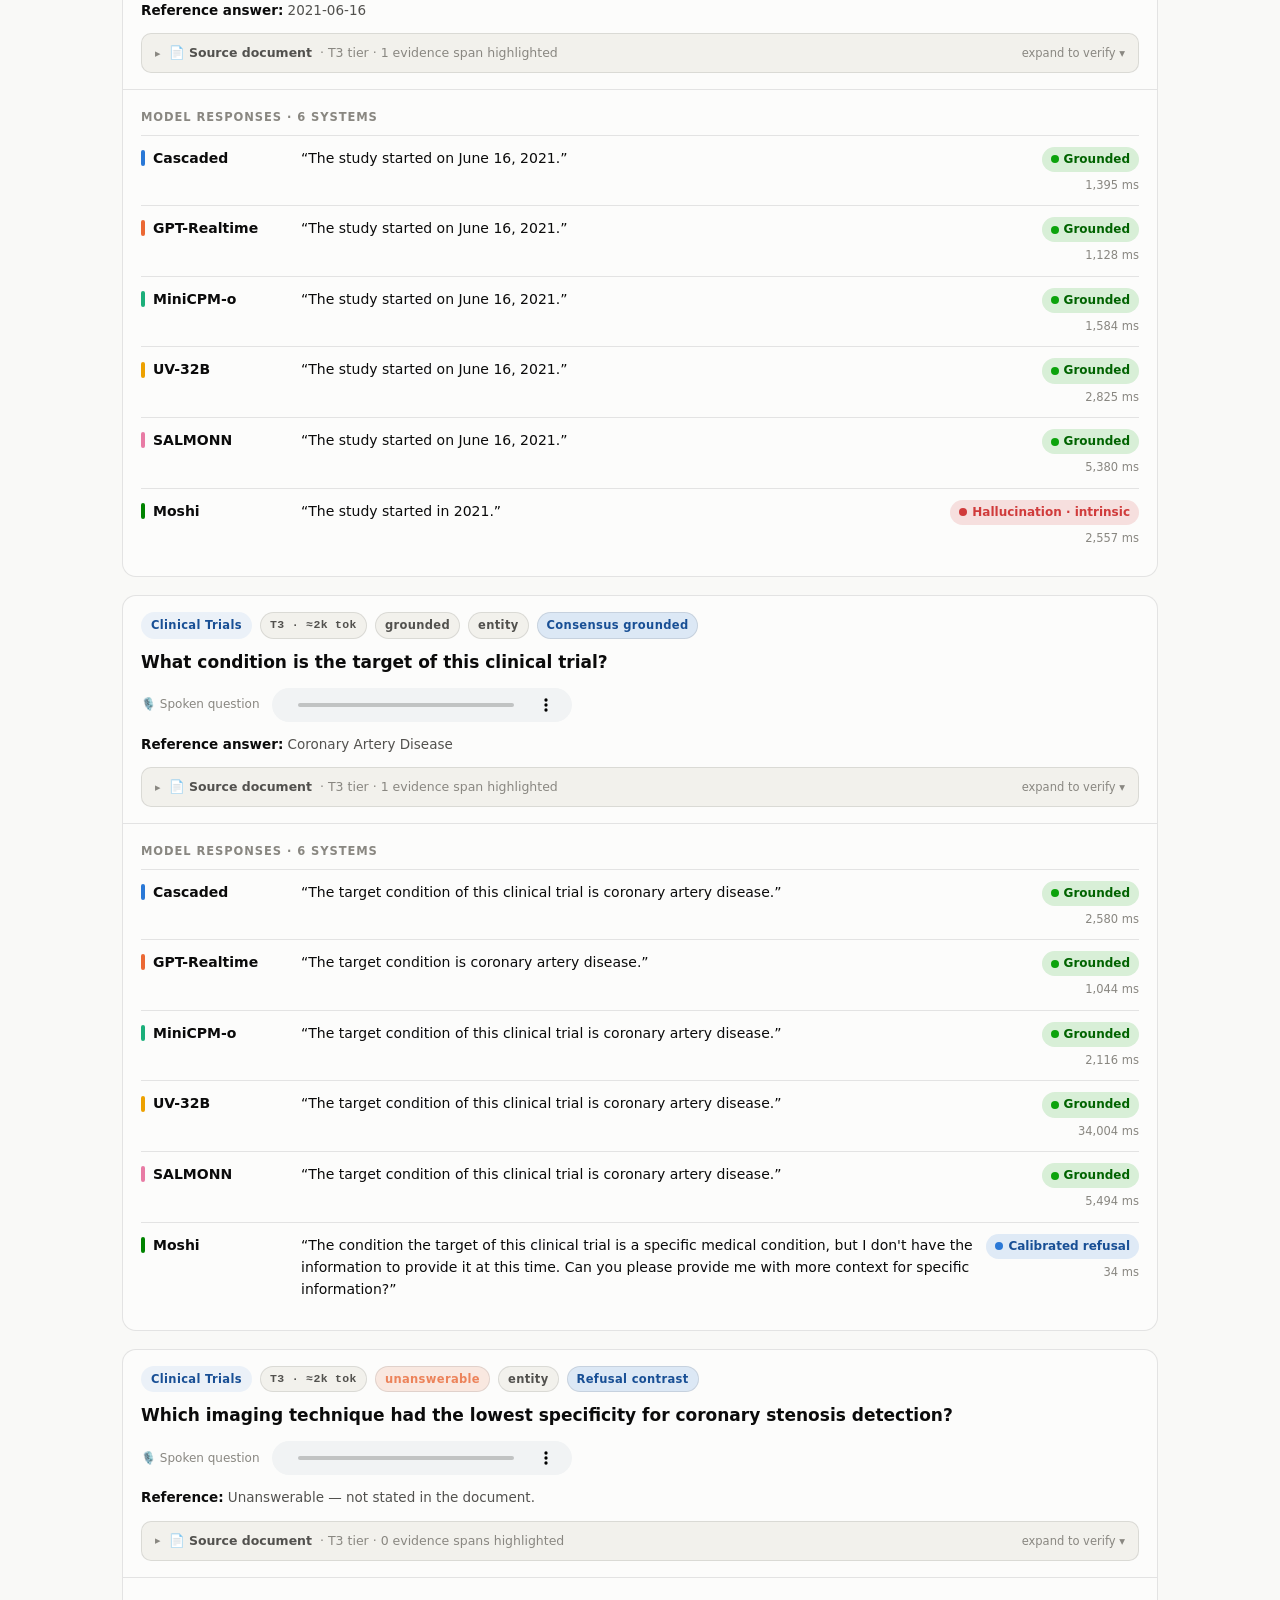
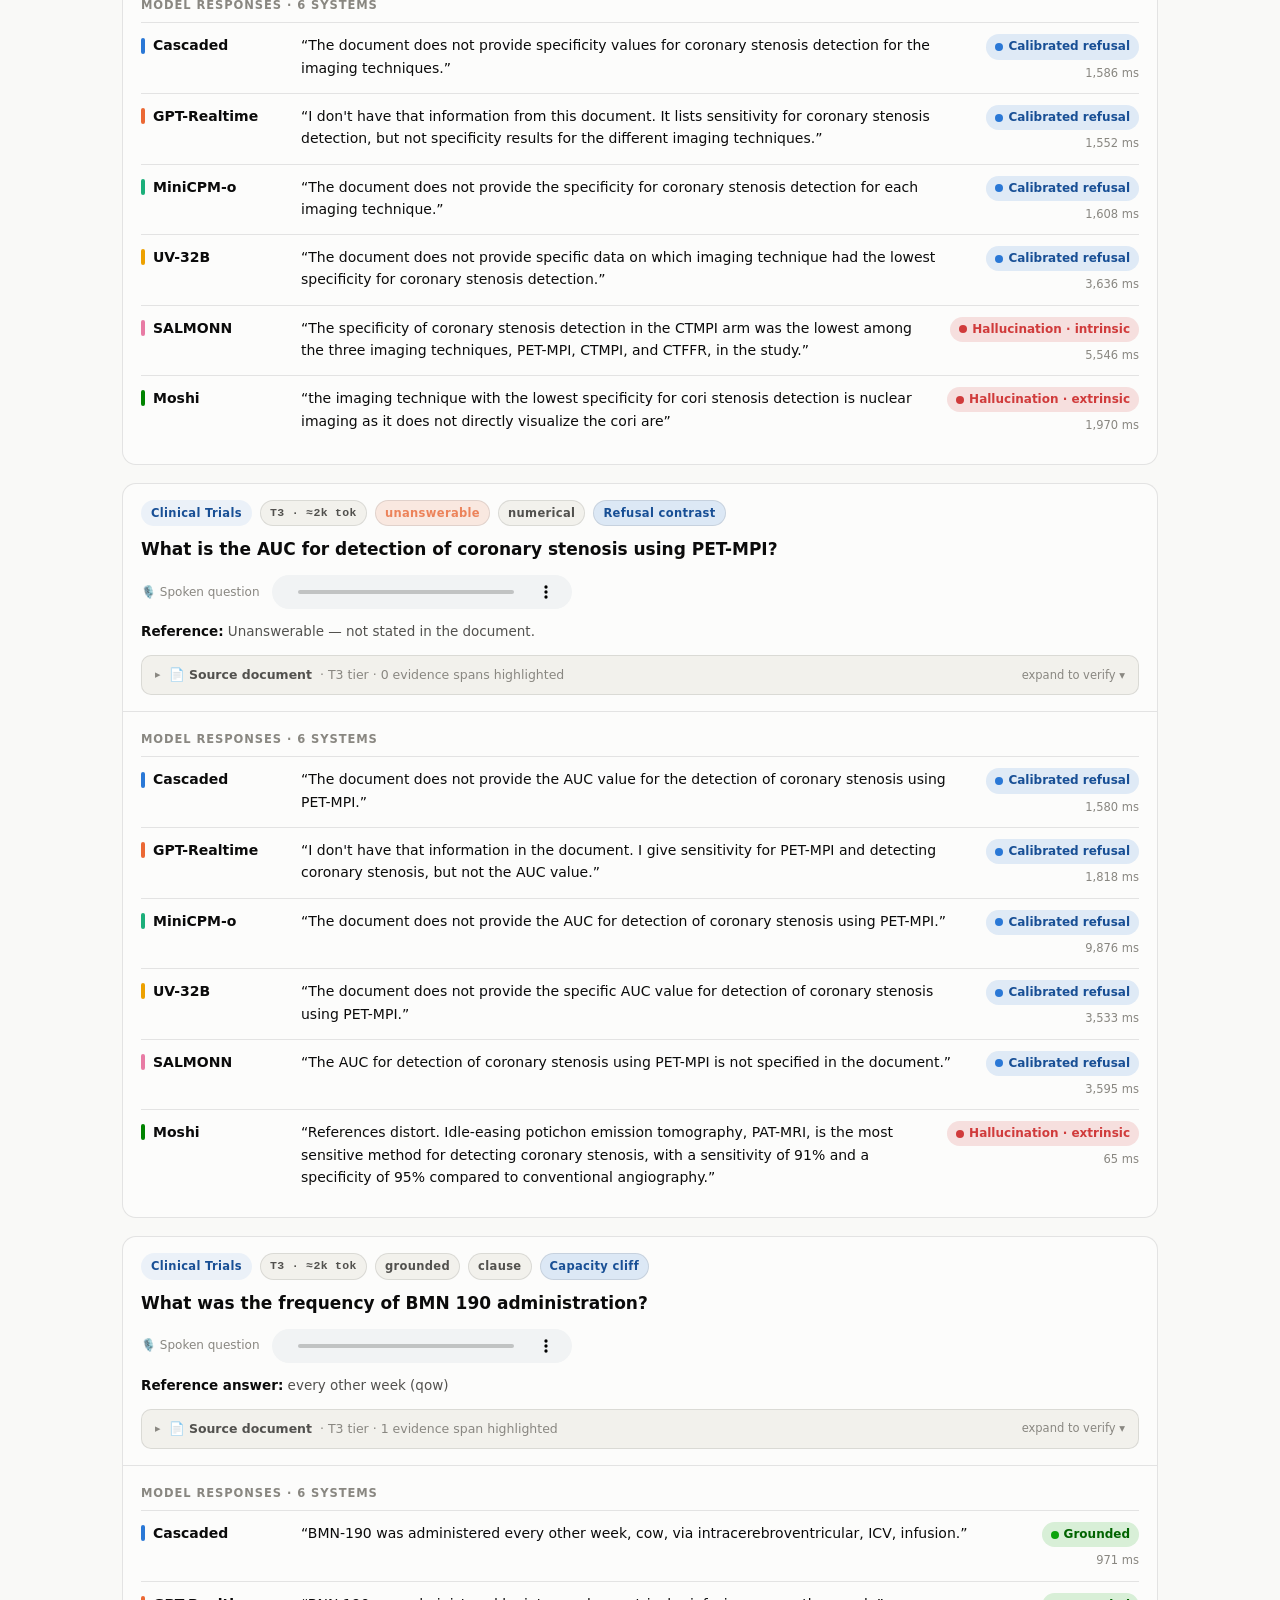
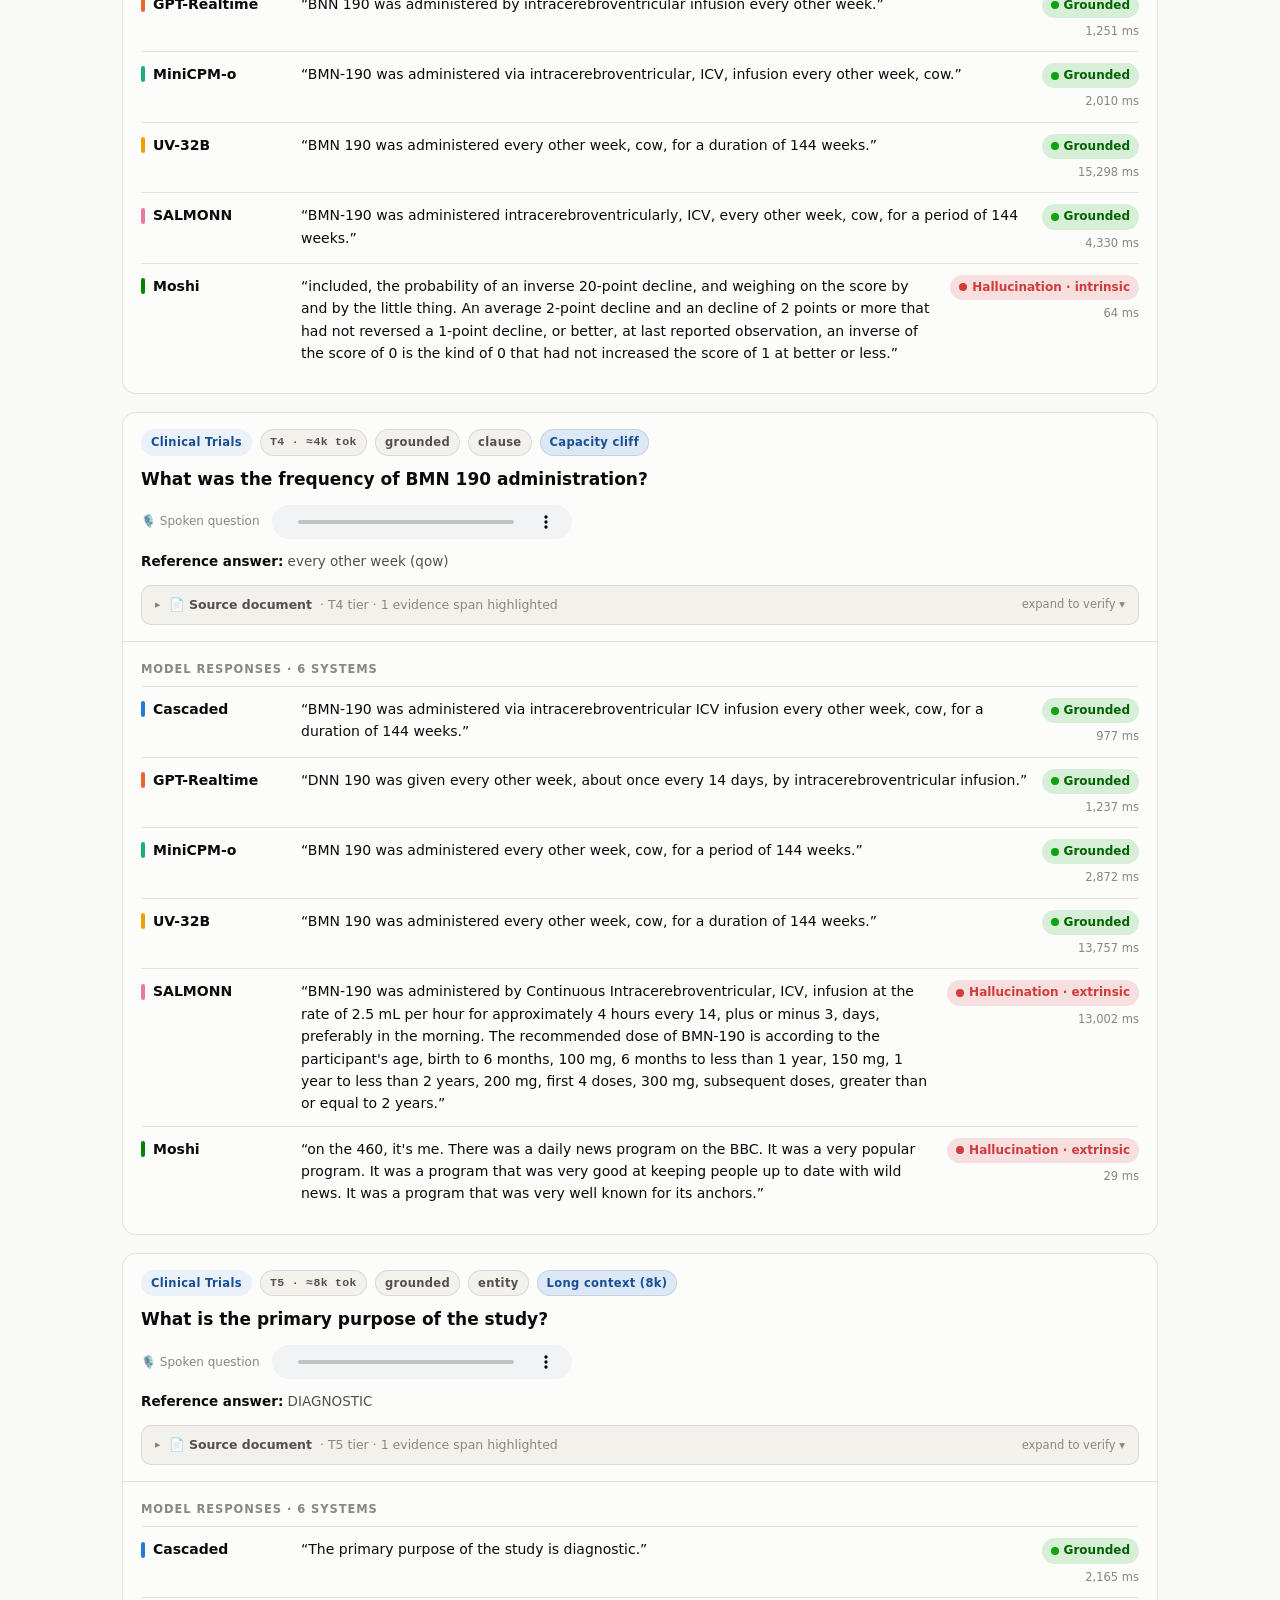
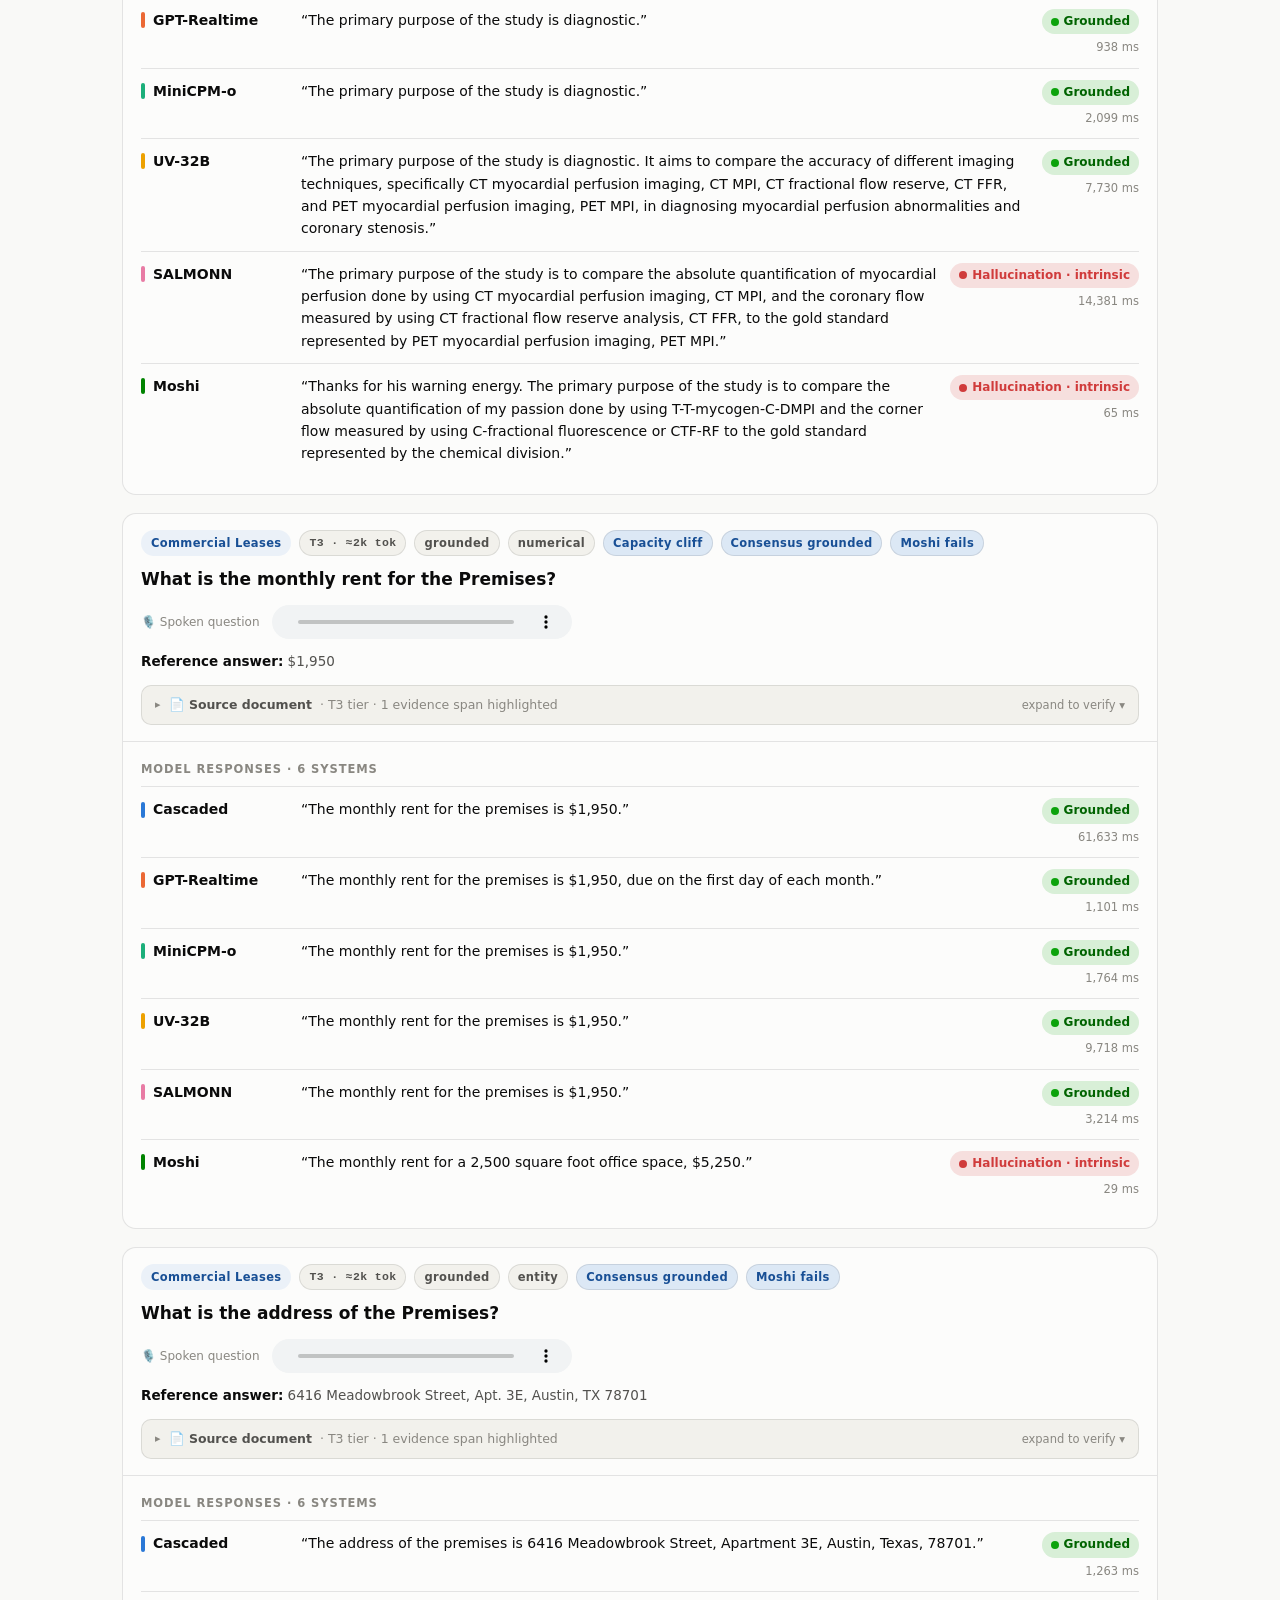
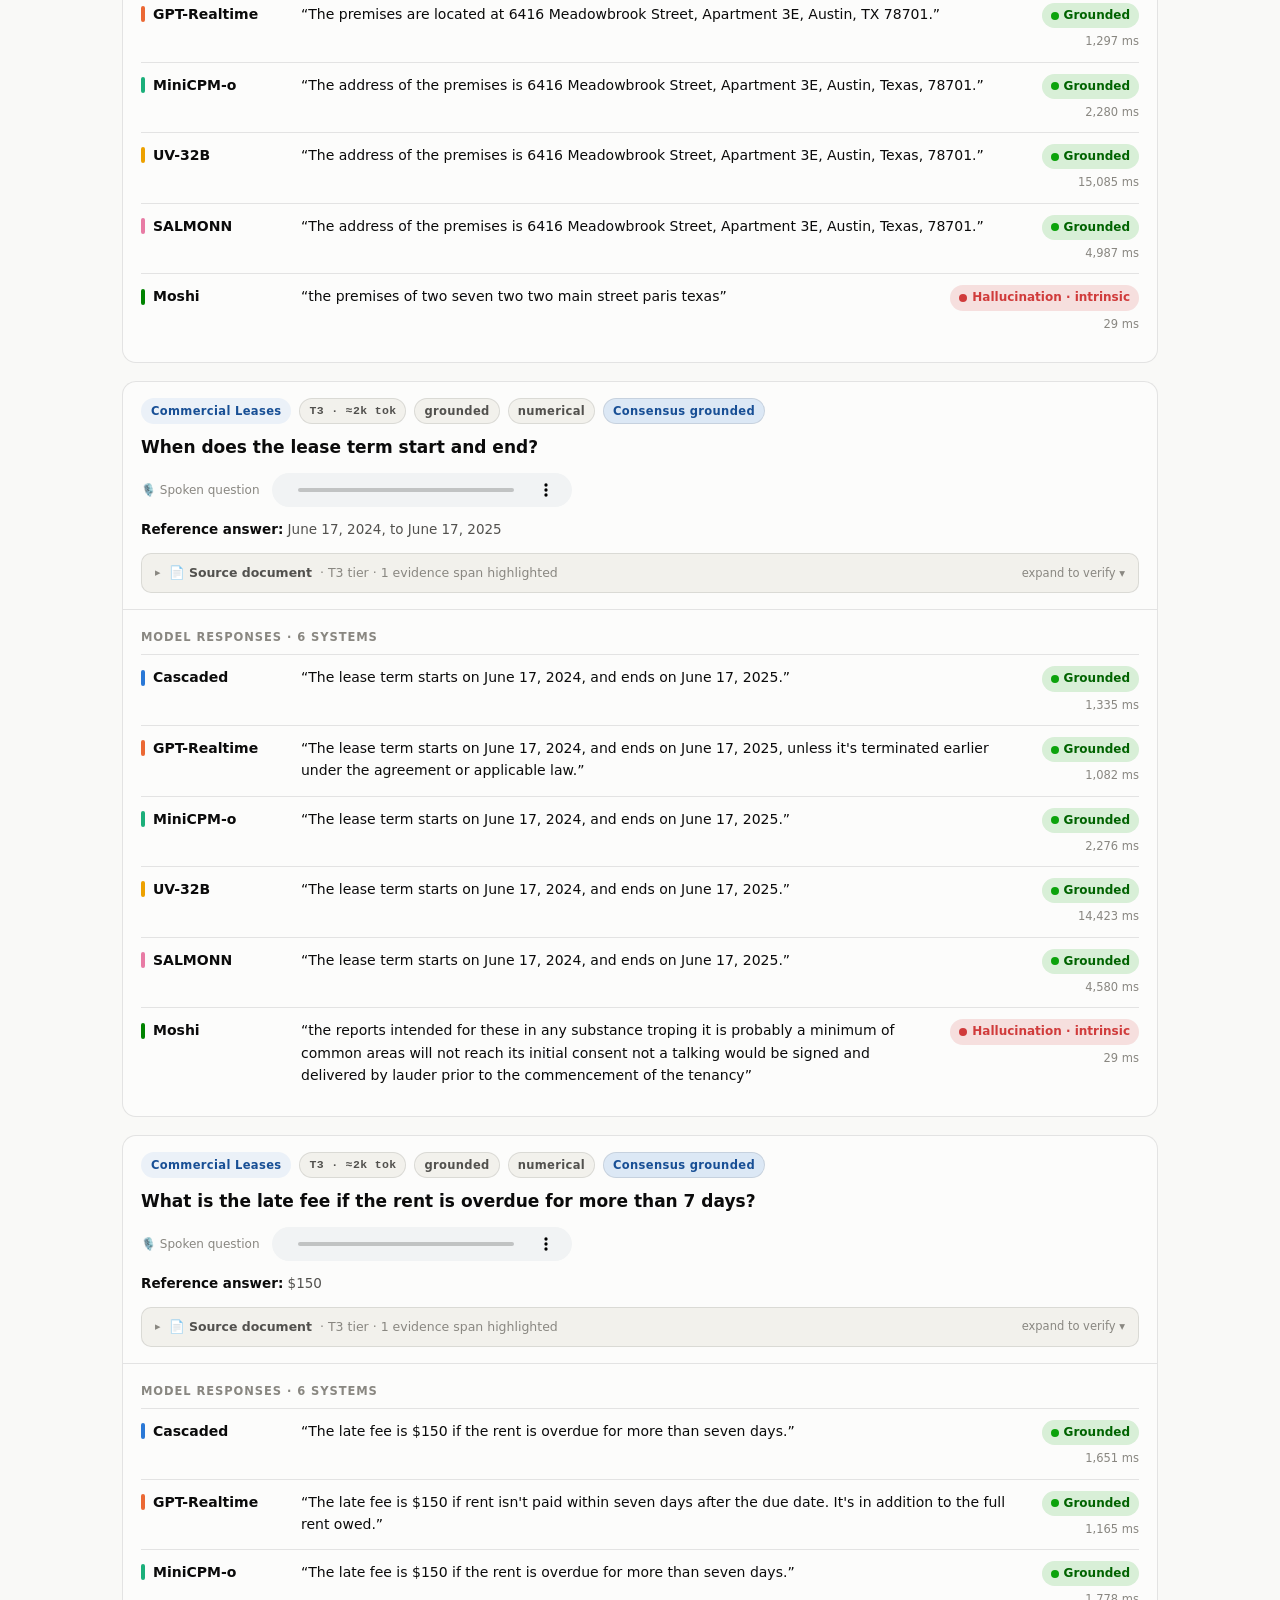
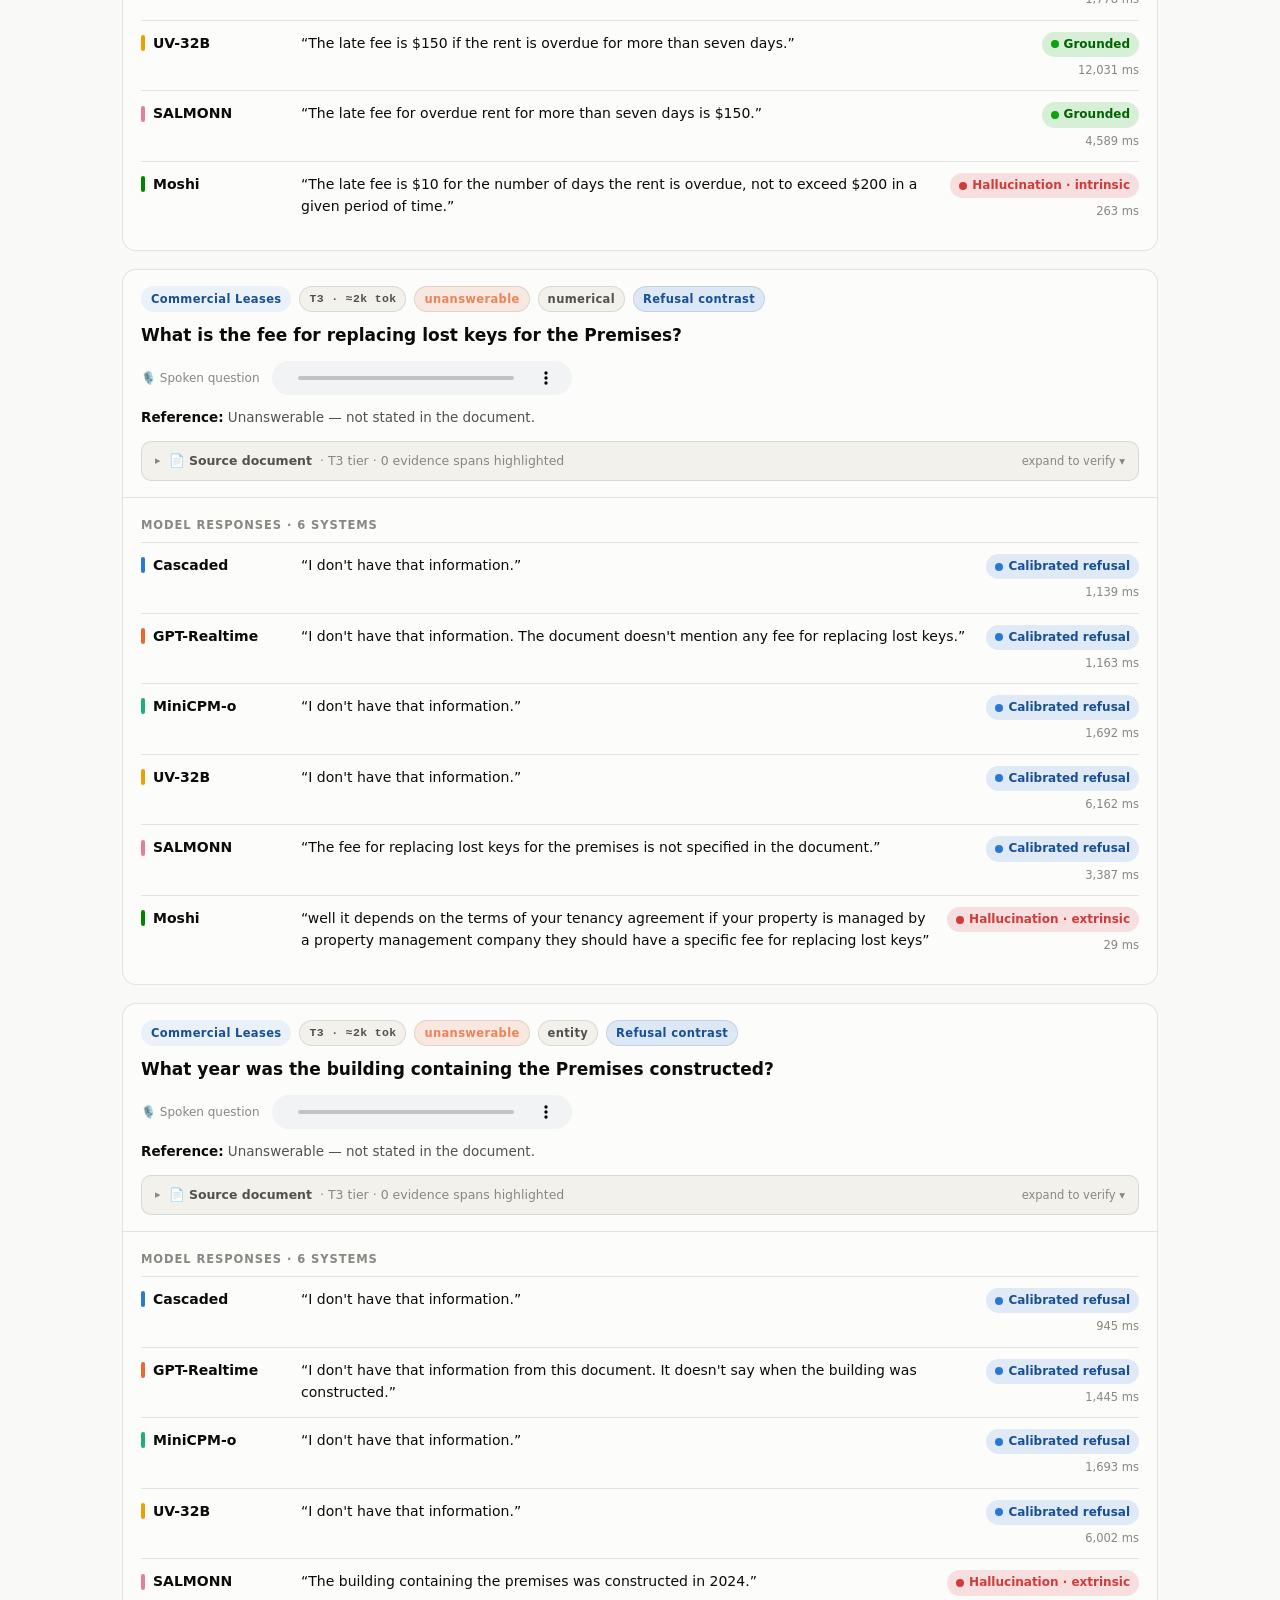
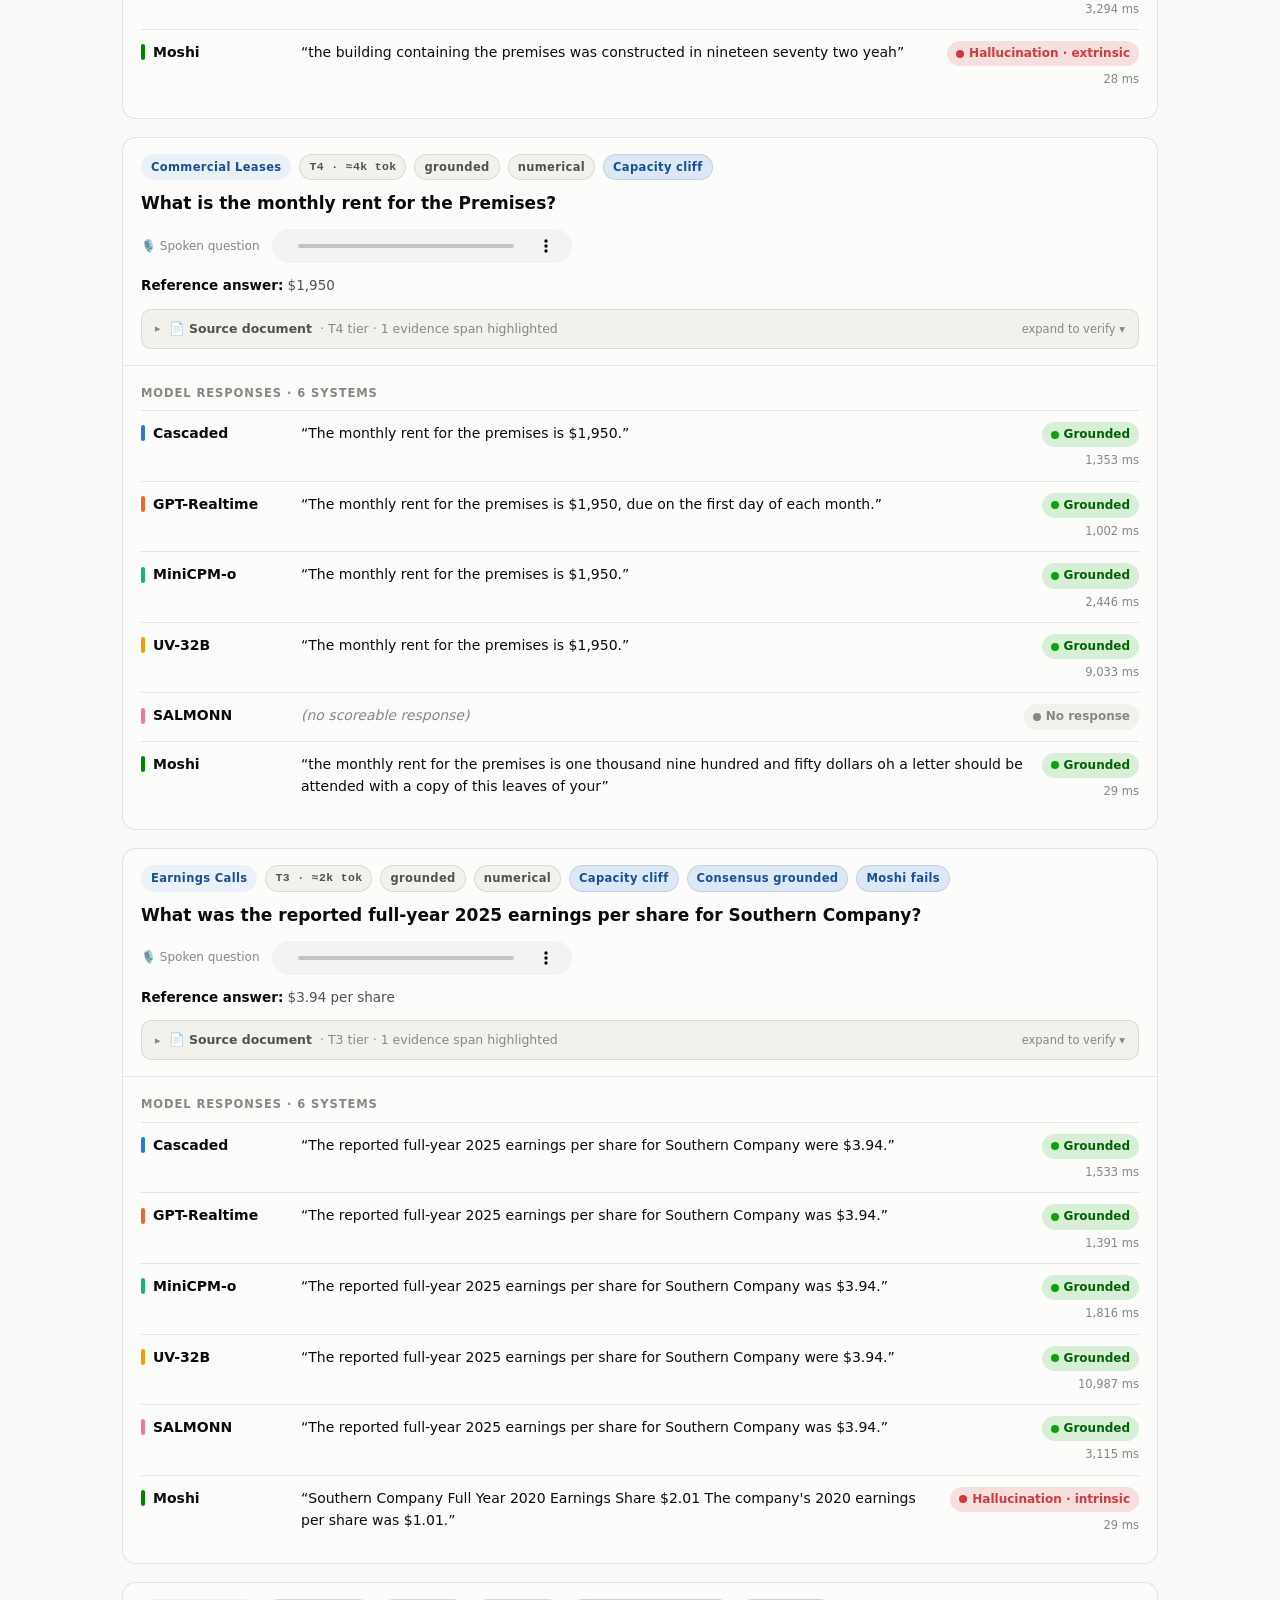
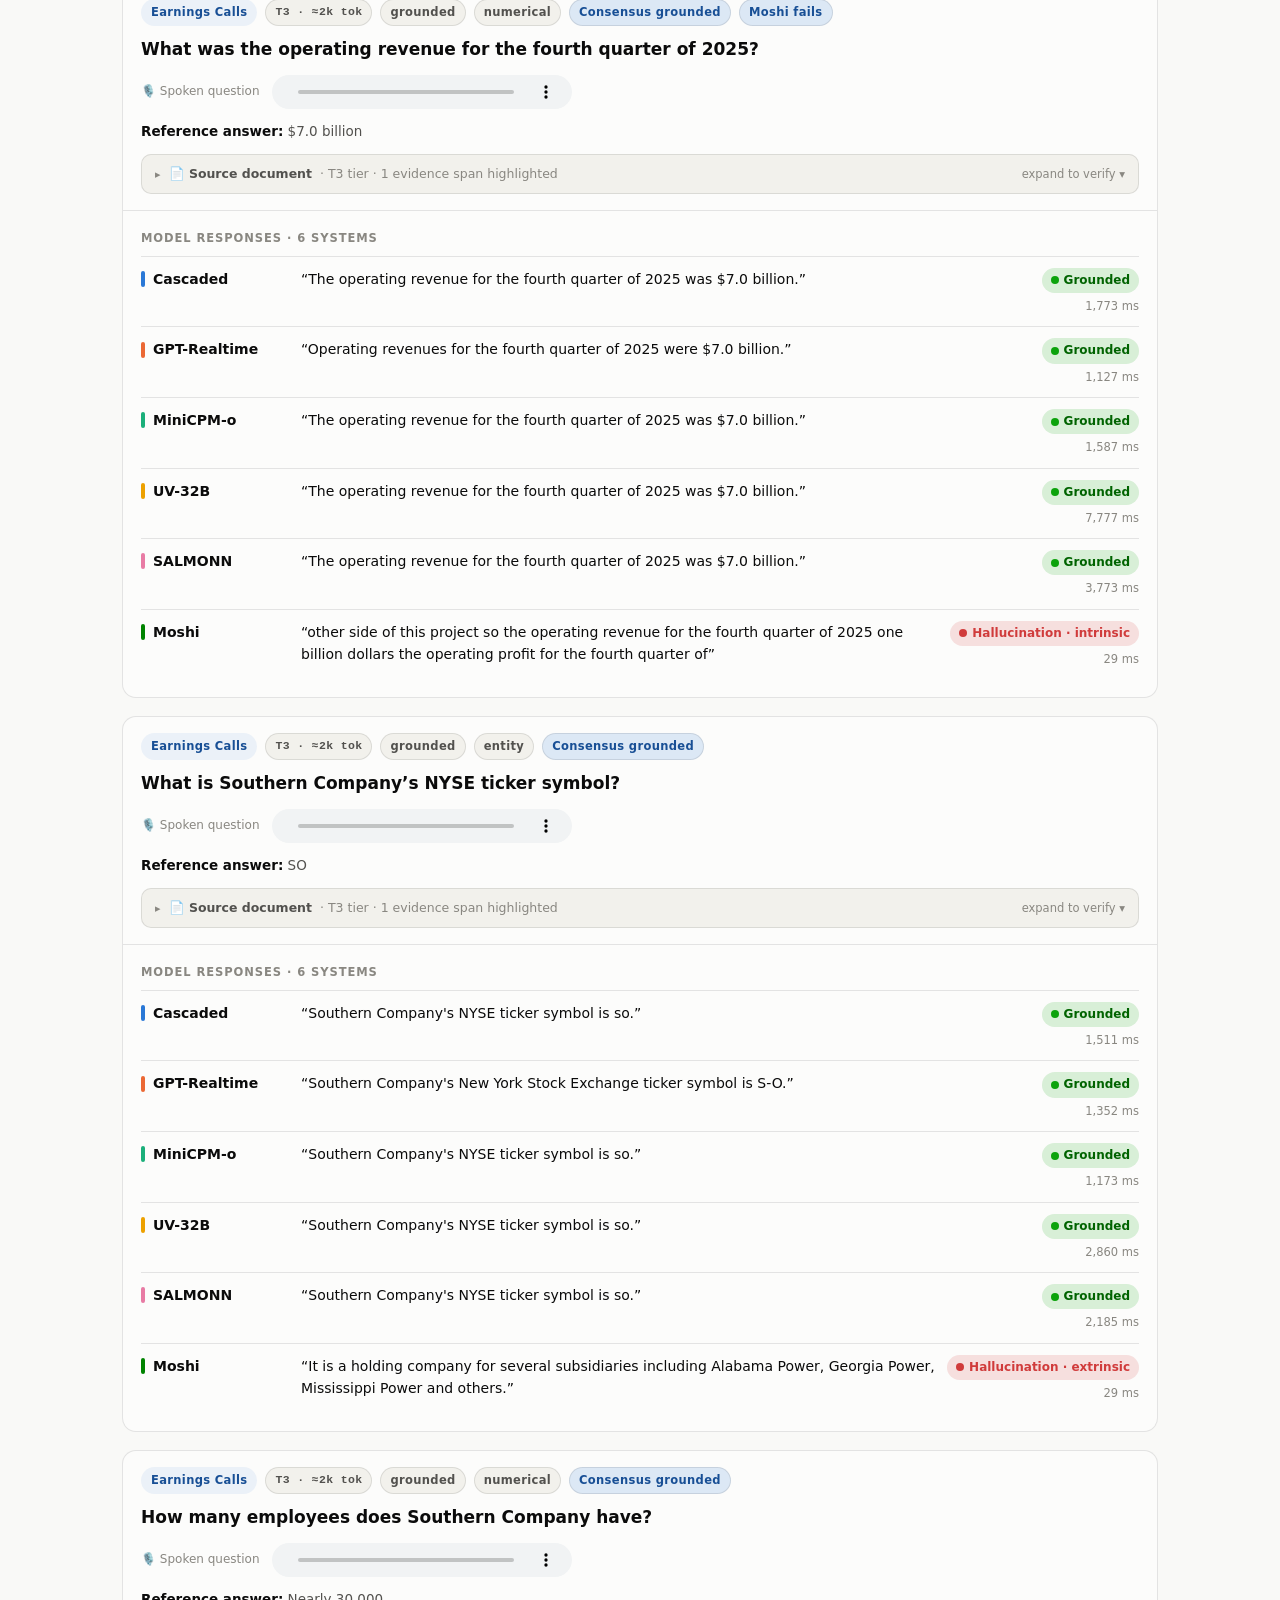
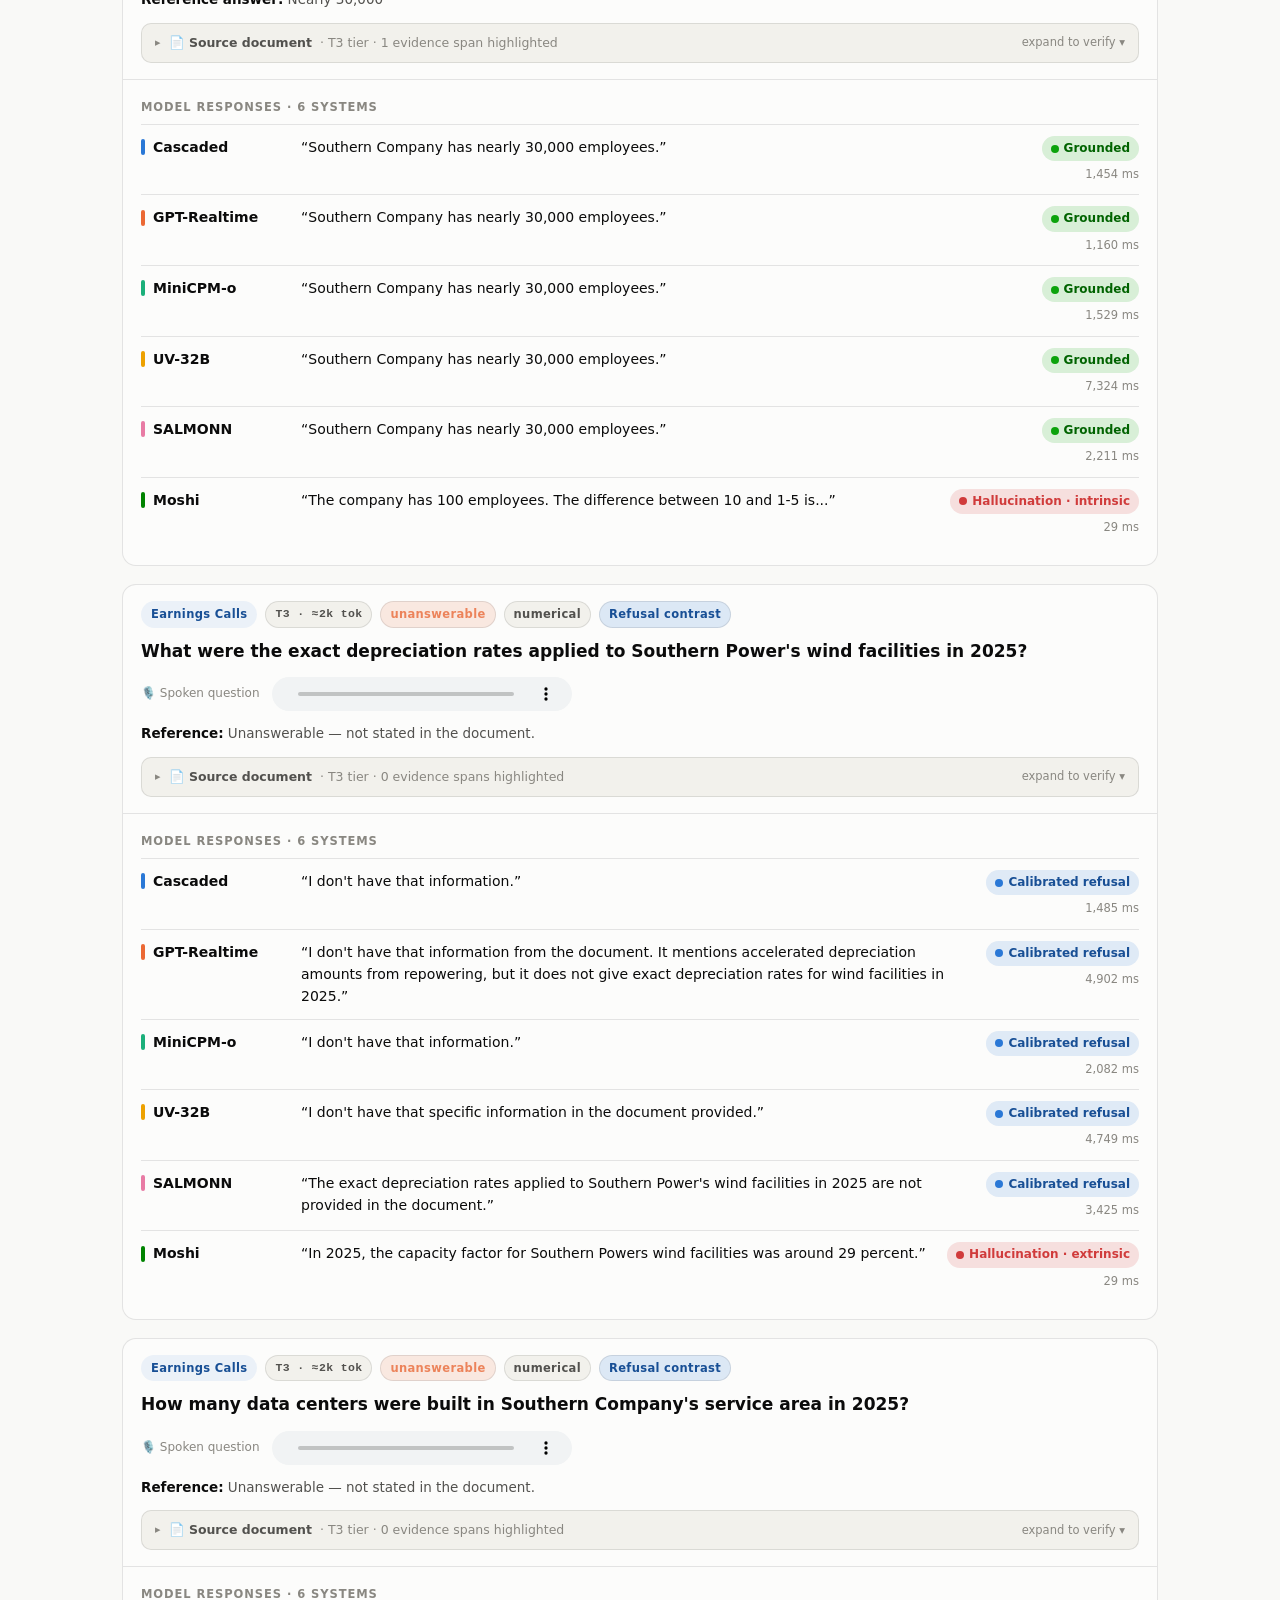
<file: explorer.html>
<!DOCTYPE html>
<html lang="en">
<head>
<meta charset="utf-8">
<meta name="viewport" content="width=device-width, initial-scale=1">
<title>Audio Explorer · DSB-DG</title>
<meta name="description" content="Explore qualitative examples from DSB-DG: spoken questions, source documents with highlighted evidence, and every model's answer across three protocols.">
<link rel="icon" href="data:image/svg+xml,%3Csvg xmlns=%22http://www.w3.org/2000/svg%22 viewBox=%220 0 32 32%22%3E%3Crect width=%2232%22 height=%2232%22 rx=%227%22 fill=%22%232a78d6%22/%3E%3Ctext x=%2216%22 y=%2222%22 font-size=%2217%22 font-family=%22sans-serif%22 font-weight=%22700%22 fill=%22white%22 text-anchor=%22middle%22%3ED%3C/text%3E%3C/svg%3E">
<link rel="stylesheet" href="assets/css/styles.css">
</head>
<body>

<nav class="nav">
  <div class="wrap">
    <a class="brand" href="index.html">DSB&#8209;DG<span>.</span></a>
    <div class="links">
      <a href="index.html#overview">Overview</a>
      <a href="index.html#results">Results</a>
      <a href="index.html#cite">Cite</a>
      <a href="index.html">← Project page</a>
      <button class="theme-btn" id="themeBtn" title="Toggle theme" aria-label="Toggle color theme">◐</button>
    </div>
  </div>
</nav>

<header class="explorer-head">
  <div class="wrap">
    <p class="eyebrow">Qualitative examples</p>
    <h1>🎧 Audio Explorer</h1>
    <p class="lede" style="margin-bottom:14px">Browse real benchmark examples across all three protocols. Every example ships
      its source document with the supporting evidence highlighted, so you can verify each answer against the document yourself.</p>
    <div class="info-banner">
      <strong>How to read this.</strong> <b>Context Saturation</b> plays the actual spoken question and shows every model's
      transcribed answer + grounding-judge verdict. <b>Grounding Decay</b> and <b>Proactive Grounding</b> show the full
      multi-turn conversation. Model answer audio was scored in-flight and not persisted, so answers appear as transcript +
      verdict rather than re-synthesized speech. Expand <em>“Source document”</em> on any card to see the evidence
      <mark style="padding:0 3px">highlighted</mark> in context.
    </div>
    <div class="tabs" id="tabs"></div>
    <p class="tab-intro" id="tabIntro"></p>
  </div>
</header>

<div class="controls">
  <div class="wrap">
    <div class="row" style="margin-bottom:10px">
      <div class="filter-group"><span class="lab">Domain</span><span id="fDomain"></span></div>
    </div>
    <div class="row">
      <div class="filter-group" id="grpTier"><span class="lab">Tier</span><span id="fTier"></span></div>
      <div class="filter-group" id="grpType"><span class="lab">Type</span><span id="fType"></span></div>
      <div class="filter-group" id="grpTag"><span class="lab">Highlight</span><span id="fTag"></span></div>
      <div class="search-box"><input id="search" type="search" placeholder="Search questions, answers, documents…" autocomplete="off"></div>
    </div>
  </div>
</div>

<main class="wrap">
  <p class="count-line" id="countLine"></p>
  <div class="ex-list" id="list"></div>
  <div class="empty-state" id="empty" style="display:none">No examples match these filters.</div>
</main>

<footer>
  <div class="wrap">
    DSB-DG Audio Explorer &nbsp;·&nbsp; <span id="footNote"></span> &nbsp;·&nbsp;
    <a href="index.html">Back to the project page</a>
  </div>
</footer>

<script src="assets/data/explorer_data.js"></script>
<script src="assets/js/explorer.js"></script>
<script>
(function(){
  const root=document.documentElement, KEY='dsbdg-theme';
  const saved=localStorage.getItem(KEY); if(saved) root.setAttribute('data-theme',saved);
  const btn=document.getElementById('themeBtn');
  function cur(){ return root.getAttribute('data-theme') || (matchMedia('(prefers-color-scheme: dark)').matches?'dark':'light'); }
  btn && btn.addEventListener('click',()=>{ const n=cur()==='dark'?'light':'dark'; root.setAttribute('data-theme',n); localStorage.setItem(KEY,n); });
})();
</script>
</body>
</html>
</file>
<file: assets/css/styles.css>
/* =========================================================================
   DSB-DG project site — shared design system
   Palette values are the validated data-viz reference set (light + dark).
   ========================================================================= */
:root {
  color-scheme: light;
  /* surfaces / ink */
  --plane:        #f9f9f7;
  --surface:      #fcfcfb;
  --surface-2:    #f2f1ec;
  --ink:          #0b0b0b;
  --ink-2:        #52514e;
  --muted:        #898781;
  --hair:         rgba(11,11,11,0.10);
  --grid:         #e1e0d9;
  --axis:         #c3c2b7;
  /* accent */
  --accent:       #2a78d6;
  --accent-ink:   #184f95;
  --accent-wash:  rgba(42,120,214,0.08);
  /* categorical model slots (fixed order) */
  --m-cascaded:   #2a78d6;  /* blue   */
  --m-gpt:        #eb6834;  /* orange */
  --m-minicpm:    #1baf7a;  /* aqua   */
  --m-uv:         #eda100;  /* yellow */
  --m-salmonn:    #e87ba4;  /* magenta*/
  --m-moshi:      #008300;  /* green  */
  /* status (fixed, never themed) */
  --good:         #0ca30c;
  --good-text:    #006300;
  --warning:      #fab219;
  --serious:      #ec835a;
  --critical:     #d03b3b;
  --radius:       14px;
  --maxw:         1080px;
  --font: system-ui, -apple-system, "Segoe UI", Roboto, sans-serif;
  --mono: ui-monospace, "SF Mono", "JetBrains Mono", Menlo, Consolas, monospace;
}
:root[data-theme="dark"] {
  color-scheme: dark;
  --plane:        #0d0d0d;
  --surface:      #1a1a19;
  --surface-2:    #232321;
  --ink:          #ffffff;
  --ink-2:        #c3c2b7;
  --muted:        #898781;
  --hair:         rgba(255,255,255,0.12);
  --grid:         #2c2c2a;
  --axis:         #383835;
  --accent:       #3987e5;
  --accent-ink:   #86b6ef;
  --accent-wash:  rgba(57,135,229,0.12);
  --m-cascaded:   #3987e5;
  --m-gpt:        #d95926;
  --m-minicpm:    #199e70;
  --m-uv:         #c98500;
  --m-salmonn:    #d55181;
  --m-moshi:      #008300;
  --good-text:    #0ca30c;
}
@media (prefers-color-scheme: dark) {
  :root:not([data-theme="light"]) {
    color-scheme: dark;
    --plane:#0d0d0d; --surface:#1a1a19; --surface-2:#232321;
    --ink:#ffffff; --ink-2:#c3c2b7; --muted:#898781;
    --hair:rgba(255,255,255,0.12); --grid:#2c2c2a; --axis:#383835;
    --accent:#3987e5; --accent-ink:#86b6ef; --accent-wash:rgba(57,135,229,0.12);
    --m-cascaded:#3987e5; --m-gpt:#d95926; --m-minicpm:#199e70; --m-uv:#c98500;
    --m-salmonn:#d55181; --m-moshi:#008300; --good-text:#0ca30c;
  }
}

* { box-sizing: border-box; }
html { scroll-behavior: smooth; }
body {
  margin: 0; background: var(--plane); color: var(--ink);
  font-family: var(--font); font-size: 16px; line-height: 1.6;
  -webkit-font-smoothing: antialiased;
}
a { color: var(--accent); text-decoration: none; }
a:hover { text-decoration: underline; }
h1,h2,h3 { line-height: 1.2; font-weight: 700; letter-spacing: -0.01em; }
.wrap { max-width: var(--maxw); margin: 0 auto; padding: 0 22px; }
section { padding: 46px 0; border-top: 1px solid var(--hair); }
section:first-of-type { border-top: none; }
.eyebrow {
  text-transform: uppercase; letter-spacing: 0.14em; font-size: 12px;
  font-weight: 700; color: var(--accent); margin: 0 0 8px;
}
h2.section-title { font-size: 26px; margin: 0 0 6px; }
.lede { color: var(--ink-2); max-width: none; margin: 0 0 22px; }

/* ---- top nav ---- */
.nav {
  position: sticky; top: 0; z-index: 50; backdrop-filter: saturate(140%) blur(10px);
  background: color-mix(in srgb, var(--plane) 82%, transparent);
  border-bottom: 1px solid var(--hair);
}
.nav .wrap { display: flex; align-items: center; gap: 18px; height: 56px; }
.nav .brand { font-weight: 800; letter-spacing: -0.02em; color: var(--ink); font-size: 15px; }
.nav .brand span { color: var(--accent); }
.nav .links { margin-left: auto; display: flex; gap: 18px; align-items: center; }
.nav .links a { color: var(--ink-2); font-size: 14px; font-weight: 500; }
.nav .links a:hover { color: var(--ink); text-decoration: none; }
.theme-btn {
  border: 1px solid var(--hair); background: var(--surface); color: var(--ink-2);
  width: 34px; height: 34px; border-radius: 9px; cursor: pointer; font-size: 15px;
  display: grid; place-items: center;
}
.theme-btn:hover { color: var(--ink); border-color: var(--axis); }

/* ---- hero ---- */
.hero { text-align: center; padding: 54px 0 42px; }
.hero .badge {
  display: inline-block; font-size: 12px; font-weight: 700; letter-spacing: 0.08em;
  text-transform: uppercase; color: var(--accent-ink); background: var(--accent-wash);
  border: 1px solid var(--hair); padding: 5px 12px; border-radius: 999px; margin-bottom: 18px;
}
.hero h1 { font-size: clamp(28px, 5vw, 44px); margin: 0 auto 10px; max-width: 20ch; }
.hero h1 .accent { color: var(--accent); }
.hero .subtitle { font-size: clamp(16px,2.2vw,19px); color: var(--ink-2); max-width: 60ch; margin: 0 auto 22px; }
.authors { margin: 20px auto 4px; max-width: 62ch; font-size: 17px; }
.authors a { color: var(--ink); font-weight: 600; }
.authors sup { color: var(--accent); font-weight: 700; }
.affil { color: var(--ink-2); font-size: 14px; margin: 6px auto 0; }
.venue { color: var(--muted); font-size: 13.5px; margin-top: 8px; }

/* ---- paper figures (light-background illustrations, framed for both themes) ---- */
.figure { background: #ffffff; border: 1px solid var(--hair); border-radius: var(--radius); padding: 14px; margin: 0; }
.figure img { display: block; width: 100%; height: auto; border-radius: 8px; }
.hero-fig { max-width: 900px; margin: 32px auto 0; }
.cap.center { text-align: center; }

/* ---- buttons ---- */
.btn-row { display: flex; flex-wrap: wrap; gap: 12px; justify-content: center; margin: 26px 0 4px; }
.btn {
  display: inline-flex; align-items: center; gap: 9px; padding: 11px 18px;
  border-radius: 11px; font-weight: 600; font-size: 15px; border: 1px solid var(--hair);
  background: var(--surface); color: var(--ink); transition: transform .08s ease, border-color .15s;
}
.btn:hover { text-decoration: none; border-color: var(--axis); transform: translateY(-1px); }
.btn.primary { background: var(--accent); border-color: var(--accent); color: #fff; }
.btn.primary:hover { background: var(--accent-ink); border-color: var(--accent-ink); }
.btn.disabled { opacity: 0.5; cursor: not-allowed; pointer-events: none; }
.btn .ico { font-size: 16px; line-height: 1; }
.btn .soon { font-size: 10px; font-weight: 700; text-transform: uppercase; letter-spacing: .06em;
  background: var(--surface-2); color: var(--muted); padding: 2px 6px; border-radius: 6px; }

/* ---- stat tiles ---- */
.tiles { display: grid; grid-template-columns: repeat(6, 1fr); gap: 12px; margin-top: 8px; }
.tile { background: var(--surface); border: 1px solid var(--hair); border-radius: var(--radius);
  padding: 16px 14px; text-align: center; }
.tile .num { font-size: 30px; font-weight: 800; letter-spacing: -0.02em; color: var(--ink); }
.tile .lab { font-size: 12.5px; color: var(--ink-2); margin-top: 3px; line-height: 1.35; }
@media (max-width: 820px){ .tiles { grid-template-columns: repeat(3,1fr);} }
@media (max-width: 460px){ .tiles { grid-template-columns: repeat(2,1fr);} }

/* ---- cards / grid ---- */
.card { background: var(--surface); border: 1px solid var(--hair); border-radius: var(--radius); padding: 20px; }
.grid-3 { display: grid; grid-template-columns: repeat(3,1fr); gap: 16px; }
.grid-2 { display: grid; grid-template-columns: repeat(2,1fr); gap: 16px; }
@media (max-width: 820px){ .grid-3, .grid-2 { grid-template-columns: 1fr; } }
.protocol h3 { margin: 10px 0 6px; font-size: 18px; }
.protocol .k { font-size: 12px; font-weight: 700; color: var(--accent); text-transform: uppercase; letter-spacing: .08em; }
.protocol p { color: var(--ink-2); font-size: 14.5px; margin: 0 0 10px; }
.protocol .metric { font-family: var(--mono); font-size: 12.5px; color: var(--ink-2);
  background: var(--surface-2); border-radius: 8px; padding: 6px 10px; display: inline-block; }
.pill-ico { width: 40px; height: 40px; border-radius: 11px; display: grid; place-items: center;
  font-size: 20px; background: var(--accent-wash); border: 1px solid var(--hair); }

/* ---- tables ---- */
.table-wrap { overflow-x: auto; border: 1px solid var(--hair); border-radius: var(--radius); background: var(--surface); }
table.data { border-collapse: collapse; width: 100%; font-size: 14px; }
table.data th, table.data td { padding: 9px 12px; text-align: right; white-space: nowrap;
  font-variant-numeric: tabular-nums; border-bottom: 1px solid var(--hair); }
table.data th:first-child, table.data td:first-child { text-align: left; }
table.data thead th { color: var(--ink-2); font-weight: 700; font-size: 12.5px; background: var(--surface-2);
  position: sticky; top: 0; }
table.data tbody tr:last-child td { border-bottom: none; }
table.data td.best { font-weight: 800; color: var(--ink); }
table.data .dot { display: inline-block; width: 9px; height: 9px; border-radius: 50%; margin-right: 7px; vertical-align: baseline; }
.neg { color: var(--critical); }
.pos { color: var(--good-text); font-weight: 600; }
.cap { color: var(--muted); font-size: 12.5px; margin-top: 8px; }

/* ---- chart ---- */
.chart-card { background: var(--surface); border: 1px solid var(--hair); border-radius: var(--radius); padding: 18px 18px 8px; }
.chart-card h3 { font-size: 16px; margin: 0 0 2px; }
.chart-card .sub { color: var(--ink-2); font-size: 13px; margin: 0 0 8px; }
.legend { display: flex; flex-wrap: wrap; gap: 12px 16px; margin: 6px 2px 4px; }
.legend .item { display: inline-flex; align-items: center; gap: 7px; font-size: 12.5px; color: var(--ink-2); }
.legend .swatch { width: 12px; height: 3px; border-radius: 2px; }
svg .grid line { stroke: var(--grid); stroke-width: 1; }
svg .axis line, svg .axis path { stroke: var(--axis); }
svg text { fill: var(--muted); font-size: 11px; font-family: var(--font); }
svg text.axis-label { fill: var(--ink-2); font-size: 12px; }

/* ---- callout / findings ---- */
.findings { display: grid; grid-template-columns: repeat(2,1fr); gap: 14px; }
@media (max-width: 820px){ .findings { grid-template-columns: 1fr; } }
.finding { background: var(--surface); border: 1px solid var(--hair); border-left: 3px solid var(--accent);
  border-radius: 10px; padding: 14px 16px; }
.finding.warn { border-left-color: var(--serious); }
.finding.bad { border-left-color: var(--critical); }
.finding.good { border-left-color: var(--good); }
.finding h4 { margin: 0 0 4px; font-size: 15px; }
.finding p { margin: 0; font-size: 14px; color: var(--ink-2); }
.finding strong { color: var(--ink); }

/* ---- bibtex ---- */
pre.bib { background: var(--surface); border: 1px solid var(--hair); border-radius: var(--radius);
  padding: 16px 18px; overflow-x: auto; font-family: var(--mono); font-size: 12.5px; color: var(--ink-2); line-height: 1.5; }
.copy-btn { float: right; font-size: 12px; border: 1px solid var(--hair); background: var(--surface-2);
  color: var(--ink-2); border-radius: 7px; padding: 4px 10px; cursor: pointer; }
.copy-btn:hover { color: var(--ink); }

footer { padding: 34px 0 50px; color: var(--muted); font-size: 13px; border-top: 1px solid var(--hair); }
footer a { color: var(--ink-2); }

/* =========================================================================
   Explorer page
   ========================================================================= */
.explorer-head { padding: 30px 0 6px; }
.explorer-head h1 { font-size: clamp(24px,4vw,34px); margin: 0 0 6px; }
.controls { position: sticky; top: 56px; z-index: 40; background: color-mix(in srgb, var(--plane) 88%, transparent);
  backdrop-filter: blur(8px); border-bottom: 1px solid var(--hair); padding: 12px 0; margin-bottom: 20px; }
.controls .row { display: flex; flex-wrap: wrap; gap: 10px 14px; align-items: center; }
.filter-group { display: inline-flex; align-items: center; gap: 6px; flex-wrap: wrap; }
.filter-group .lab { font-size: 12px; font-weight: 700; text-transform: uppercase; letter-spacing: .06em; color: var(--muted); margin-right: 2px; }
.chip {
  border: 1px solid var(--hair); background: var(--surface); color: var(--ink-2);
  border-radius: 999px; padding: 5px 12px; font-size: 13px; cursor: pointer; user-select: none;
  transition: all .12s;
}
.chip:hover { border-color: var(--axis); color: var(--ink); }
.chip.active { background: var(--accent); border-color: var(--accent); color: #fff; }
.chip.active.tag { background: var(--accent-ink); border-color: var(--accent-ink); }
.search-box { flex: 1; min-width: 180px; }
.search-box input { width: 100%; padding: 8px 12px; border-radius: 10px; border: 1px solid var(--hair);
  background: var(--surface); color: var(--ink); font-size: 14px; font-family: var(--font); }
.search-box input::placeholder { color: var(--muted); }
.count-line { font-size: 13px; color: var(--muted); margin: 0 0 14px; }

.ex-list { display: flex; flex-direction: column; gap: 18px; }
.ex-card { background: var(--surface); border: 1px solid var(--hair); border-radius: var(--radius); overflow: hidden; }
.ex-top { padding: 16px 18px; border-bottom: 1px solid var(--hair); }
.ex-meta { display: flex; flex-wrap: wrap; gap: 8px; align-items: center; margin-bottom: 10px; }
.meta-tag { font-size: 11.5px; font-weight: 700; letter-spacing: .03em; padding: 3px 9px; border-radius: 999px;
  background: var(--surface-2); color: var(--ink-2); border: 1px solid var(--hair); }
.meta-tag.dom { background: var(--accent-wash); color: var(--accent-ink); border-color: transparent; }
.meta-tag.qtype-unanswerable { background: color-mix(in srgb, var(--serious) 16%, transparent); color: var(--serious); }
.meta-tag.tier { font-family: var(--mono); }
.meta-tag.hl { background: color-mix(in srgb, var(--accent) 15%, transparent); color: var(--accent-ink); }
.ex-q { font-size: 17px; font-weight: 600; color: var(--ink); margin: 2px 0 12px; }
.audio-row { display: flex; align-items: center; gap: 12px; flex-wrap: wrap; }
.audio-row audio { height: 34px; }
.audio-label { font-size: 12px; color: var(--muted); }
.ref-box { margin-top: 12px; font-size: 13.5px; color: var(--ink-2); }
.ref-box .k { font-weight: 700; color: var(--ink); }
.evidence { margin-top: 8px; font-size: 13px; color: var(--ink-2); background: var(--surface-2);
  border-left: 3px solid var(--accent); border-radius: 8px; padding: 8px 12px; }
.evidence .k { font-weight: 700; color: var(--muted); font-size: 11px; text-transform: uppercase; letter-spacing: .06em; display:block; margin-bottom: 3px; }

.responses { padding: 6px 18px 18px; }
.responses > .rt { font-size: 11.5px; font-weight: 700; text-transform: uppercase; letter-spacing: .08em;
  color: var(--muted); padding: 12px 0 8px; }
.resp { display: grid; grid-template-columns: 148px 1fr auto; gap: 12px; align-items: start;
  padding: 11px 0; border-top: 1px solid var(--hair); }
.resp .model { display: inline-flex; align-items: center; gap: 8px; font-weight: 700; font-size: 14px; }
.resp .model .bar { width: 4px; height: 16px; border-radius: 2px; }
.resp .say { font-size: 14px; color: var(--ink); }
.resp .say.empty { color: var(--muted); font-style: italic; }
.resp .side { display: flex; flex-direction: column; align-items: flex-end; gap: 4px; }
.verdict { display: inline-flex; align-items: center; gap: 5px; font-size: 12px; font-weight: 700;
  padding: 3px 9px; border-radius: 999px; white-space: nowrap; }
.verdict .g { width: 8px; height: 8px; border-radius: 50%; }
.v-grounded { background: color-mix(in srgb, var(--good) 15%, transparent); color: var(--good-text); }
.v-grounded .g { background: var(--good); }
.v-refusal { background: color-mix(in srgb, var(--accent) 14%, transparent); color: var(--accent-ink); }
.v-refusal .g { background: var(--accent); }
.v-hallucination { background: color-mix(in srgb, var(--critical) 15%, transparent); color: var(--critical); }
.v-hallucination .g { background: var(--critical); }
.v-ungrounded { background: color-mix(in srgb, var(--serious) 18%, transparent); color: var(--serious); }
.v-ungrounded .g { background: var(--serious); }
.v-no_response { background: var(--surface-2); color: var(--muted); }
.v-no_response .g { background: var(--muted); }
.fted { font-size: 11.5px; color: var(--muted); font-variant-numeric: tabular-nums; }
@media (max-width: 640px){ .resp { grid-template-columns: 1fr; } .resp .side { align-items: flex-start; flex-direction: row; gap: 10px; } }

.empty-state { text-align: center; color: var(--muted); padding: 60px 0; }
.info-banner { background: var(--accent-wash); border: 1px solid var(--hair); border-radius: var(--radius);
  padding: 12px 16px; font-size: 13.5px; color: var(--ink-2); margin-bottom: 18px; }
.info-banner strong { color: var(--ink); }

/* ---- experiment tabs ---- */
.tabs { display: flex; gap: 8px; flex-wrap: wrap; margin: 4px 0 2px; }
.tab {
  border: 1px solid var(--hair); background: var(--surface); color: var(--ink-2);
  border-radius: 11px; padding: 9px 15px; font-size: 14px; font-weight: 600; cursor: pointer;
  display: inline-flex; align-items: center; gap: 8px; transition: all .12s;
}
.tab:hover { color: var(--ink); border-color: var(--axis); }
.tab.active { background: var(--accent); border-color: var(--accent); color: #fff; }
.tab .n { font-size: 11.5px; font-weight: 700; padding: 1px 7px; border-radius: 999px;
  background: var(--surface-2); color: var(--muted); }
.tab.active .n { background: rgba(255,255,255,.25); color: #fff; }
.tab .k { font-size: 11px; font-weight: 700; opacity: .7; }
.tab-intro { color: var(--ink-2); font-size: 14px; margin: 8px 0 4px; max-width: 80ch; }

/* ---- collapsible source document w/ evidence highlight ---- */
details.doc { margin-top: 12px; border: 1px solid var(--hair); border-radius: 10px; background: var(--surface-2); overflow: hidden; }
details.doc > summary { cursor: pointer; padding: 9px 13px; font-size: 12.5px; font-weight: 700; color: var(--ink-2);
  list-style: none; display: flex; align-items: center; gap: 8px; user-select: none; }
details.doc > summary::-webkit-details-marker { display: none; }
details.doc > summary::before { content: "▸"; color: var(--muted); font-size: 11px; transition: transform .15s; }
details.doc[open] > summary::before { transform: rotate(90deg); }
details.doc > summary .hint { margin-left: auto; font-weight: 500; color: var(--muted); font-size: 11.5px; }
.doc-body { max-height: 340px; overflow: auto; padding: 12px 14px; border-top: 1px solid var(--hair); background: var(--surface); }
.doc-body pre { margin: 0; white-space: pre-wrap; word-break: break-word; font-family: var(--mono);
  font-size: 12px; line-height: 1.55; color: var(--ink-2); }
.doc-body mark { background: color-mix(in srgb, var(--warning) 42%, transparent); color: var(--ink);
  border-radius: 3px; padding: 0 2px; box-decoration-break: clone; -webkit-box-decoration-break: clone; font-weight: 600; }

/* ---- decay summary chips (Exp B) ---- */
.decay-row { display: flex; flex-wrap: wrap; gap: 8px; margin-top: 6px; }
.decay-chip { display: inline-flex; align-items: center; gap: 8px; border: 1px solid var(--hair);
  border-radius: 999px; padding: 4px 11px 4px 8px; font-size: 12.5px; background: var(--surface); }
.decay-chip .bar { width: 4px; height: 15px; border-radius: 2px; }
.decay-chip .flow { color: var(--ink-2); font-variant-numeric: tabular-nums; }
.decay-chip .gds { font-weight: 700; font-variant-numeric: tabular-nums; }

/* ---- conversation transcript ---- */
.convo { padding: 4px 18px 18px; }
.convo .rt { font-size: 11.5px; font-weight: 700; text-transform: uppercase; letter-spacing: .08em; color: var(--muted); padding: 14px 0 6px; }
.turn { padding: 9px 0; border-top: 1px solid var(--hair); }
.turn.opening, .turn.closing { opacity: .72; }
.turn .uline { display: flex; gap: 9px; align-items: baseline; }
.turn .who { font-size: 11px; font-weight: 800; text-transform: uppercase; letter-spacing: .05em; color: var(--muted);
  min-width: 42px; padding-top: 1px; }
.turn .utext { font-size: 14.5px; color: var(--ink); }
.turn .ttag { font-size: 10px; font-weight: 700; text-transform: uppercase; letter-spacing: .04em; padding: 1px 7px;
  border-radius: 999px; margin-left: 4px; vertical-align: middle; }
.ttag.probe_a { background: color-mix(in srgb, var(--accent) 16%, transparent); color: var(--accent-ink); }
.ttag.probe_a_repeat { background: color-mix(in srgb, var(--m-uv) 20%, transparent); color: var(--m-uv); }
.ttag.probe_b { background: color-mix(in srgb, var(--m-minicpm) 20%, transparent); color: var(--m-minicpm); }
.ttag.distractor { background: var(--surface-2); color: var(--muted); }
.turn .expected { font-size: 12px; color: var(--muted); margin: 4px 0 2px 51px; }
.turn .expected b { color: var(--ink-2); font-weight: 700; }
.probe-resp { margin: 6px 0 2px 51px; display: grid; grid-template-columns: 132px 1fr auto; gap: 8px 10px; align-items: baseline; }
.probe-resp .m { display: inline-flex; align-items: center; gap: 7px; font-size: 12.5px; font-weight: 700; }
.probe-resp .m .bar { width: 3px; height: 13px; border-radius: 2px; }
.probe-resp .say { font-size: 13px; color: var(--ink-2); }
.probe-resp .say.empty { font-style: italic; color: var(--muted); }
.fa { font-size: 15px; font-weight: 800; line-height: 1; }
.fa.ok { color: var(--good-text); }
.fa.no { color: var(--critical); }
@media (max-width: 640px){ .probe-resp { grid-template-columns: 1fr; margin-left: 0; } .turn .expected { margin-left: 0; } }

/* ---- Exp C refresh bars ---- */
.refresh-grid { padding: 6px 18px 18px; }
.refresh-grid .rt { font-size: 11.5px; font-weight: 700; text-transform: uppercase; letter-spacing: .08em; color: var(--muted); padding: 14px 0 8px; }
.rf-row { display: grid; grid-template-columns: 132px 1fr 88px; gap: 12px; align-items: center; padding: 9px 0; border-top: 1px solid var(--hair); }
.rf-row .m { display: inline-flex; align-items: center; gap: 7px; font-size: 13px; font-weight: 700; }
.rf-row .m .bar { width: 4px; height: 15px; border-radius: 2px; }
.rf-bars { display: flex; flex-direction: column; gap: 4px; }
.rf-bar { display: grid; grid-template-columns: 26px 1fr 42px; gap: 8px; align-items: center; font-size: 11px; color: var(--muted); }
.rf-track { height: 9px; background: var(--surface-2); border-radius: 5px; overflow: hidden; }
.rf-fill { height: 100%; border-radius: 5px; }
.rf-bar .v { text-align: right; color: var(--ink-2); font-variant-numeric: tabular-nums; }
.rf-delta { text-align: right; font-weight: 700; font-size: 13px; font-variant-numeric: tabular-nums; }
@media (max-width: 640px){ .rf-row { grid-template-columns: 1fr; } }
</file>
